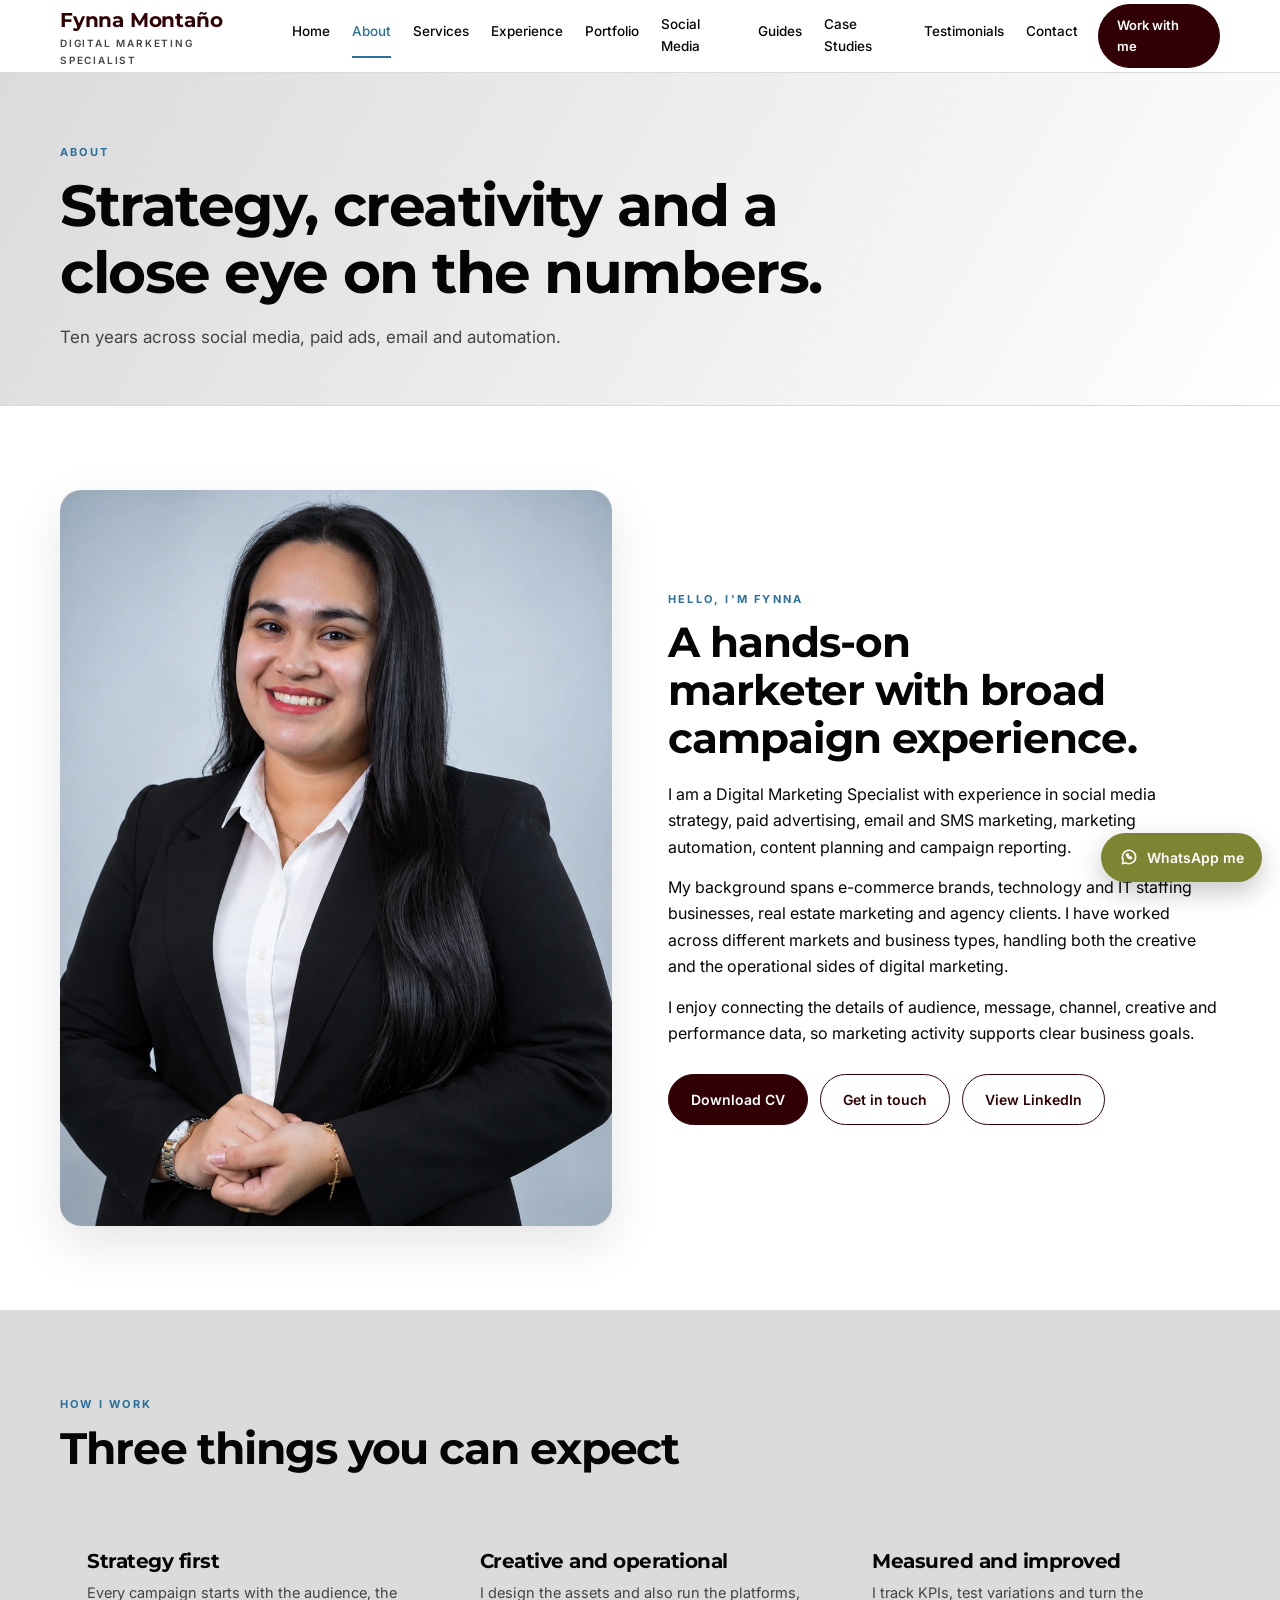
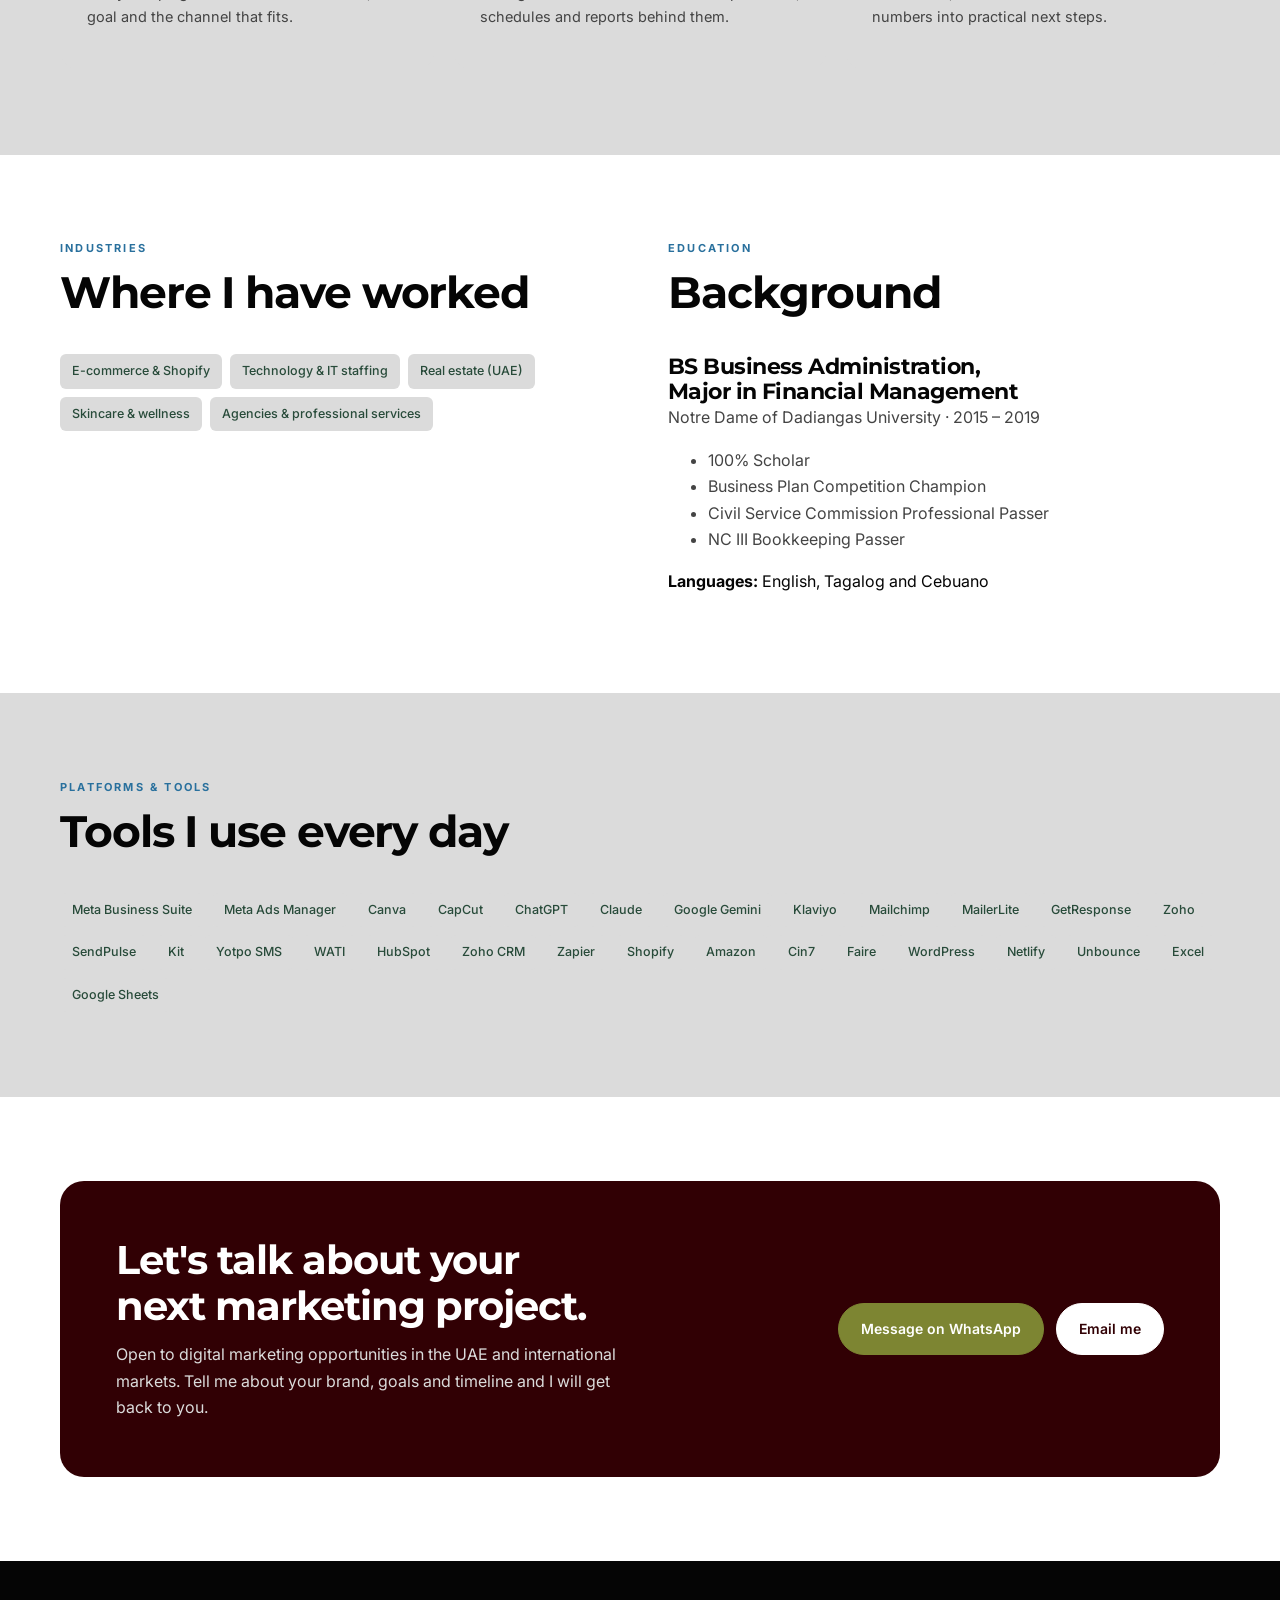
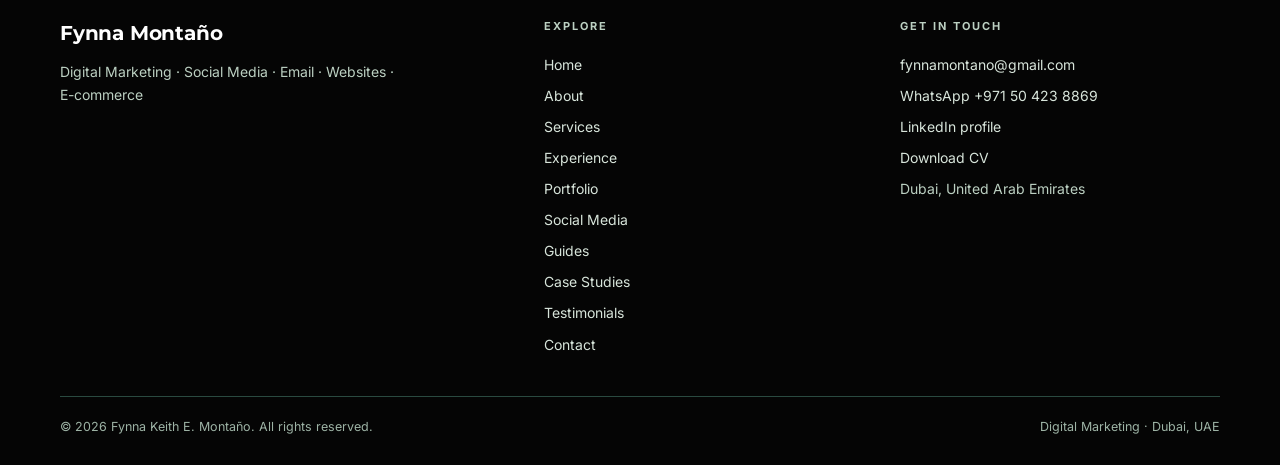
<file: about.html>
<!DOCTYPE html>
<html lang="en">
<head>
<meta charset="UTF-8">
<meta name="viewport" content="width=device-width,initial-scale=1">
<title>About | Fynna Montaño</title>
<meta name="description" content="About Fynna Keith E. Montaño: digital marketing specialist with experience across e-commerce, technology, real estate and agencies.">
<meta property="og:type" content="website">
<meta property="og:title" content="About | Fynna Montaño">
<meta property="og:description" content="About Fynna Keith E. Montaño: digital marketing specialist with experience across e-commerce, technology, real estate and agencies.">
<meta property="og:image" content="images/og.jpg">
<meta name="twitter:card" content="summary_large_image">
<meta name="theme-color" content="#1e4938">
<link rel="icon" href="data:image/svg+xml,%3Csvg xmlns=%27http://www.w3.org/2000/svg%27 viewBox=%270 0 64 64%27%3E%3Crect width=%2764%27 height=%2764%27 rx=%2714%27 fill=%27%231e4938%27/%3E%3Ctext x=%2732%27 y=%2742%27 font-family=%27Arial,sans-serif%27 font-size=%2728%27 font-weight=%27700%27 fill=%27white%27 text-anchor=%27middle%27%3EFM%3C/text%3E%3C/svg%3E">
<link rel="preconnect" href="https://fonts.googleapis.com">
<link rel="preconnect" href="https://fonts.gstatic.com" crossorigin>
<link href="https://fonts.googleapis.com/css2?family=Inter:wght@400;500;600;700&family=Montserrat:wght@600;700;800&display=swap" rel="stylesheet">
<link rel="stylesheet" href="css/style.css">
</head>
<body data-page="about">
<main id="main">
<div class="banner"><div class="wrap"><div class="kicker">About</div><h1>Strategy, creativity and a close eye on the numbers.</h1><p>Ten years across social media, paid ads, email and automation.</p></div></div><section><div class="wrap two center" id="bio"></div></section>
<section class="alt"><div class="wrap"><div class="section-head rv"><div><div class="kicker">How I work</div><h2>Three things you can expect</h2></div></div><div class="grid g3" id="values"></div></div></section>
<section><div class="wrap two"><div><div class="section-head rv"><div><div class="kicker">Industries</div><h2>Where I have worked</h2></div></div><div id="industries"></div></div><div><div class="section-head rv"><div><div class="kicker">Education</div><h2>Background</h2></div></div><div id="education"></div></div></div></section>
<section class="alt"><div class="wrap"><div class="section-head rv"><div><div class="kicker">Platforms & tools</div><h2>Tools I use every day</h2></div></div><div id="tools"></div></div></section>
<div id="cta"></div>
</main>
<script src="data/site.js"></script>
<script src="data/services.js"></script>
<script src="data/experience.js"></script>
<script src="data/portfolio.js"></script>
<script src="data/cases.js"></script>
<script src="data/testimonials.js"></script>
<script src="js/main.js"></script>
<noscript><p style="padding:24px;text-align:center">Please enable JavaScript to view this site. Contact: fynnamontano@gmail.com</p></noscript>
</body>
</html>
</file>
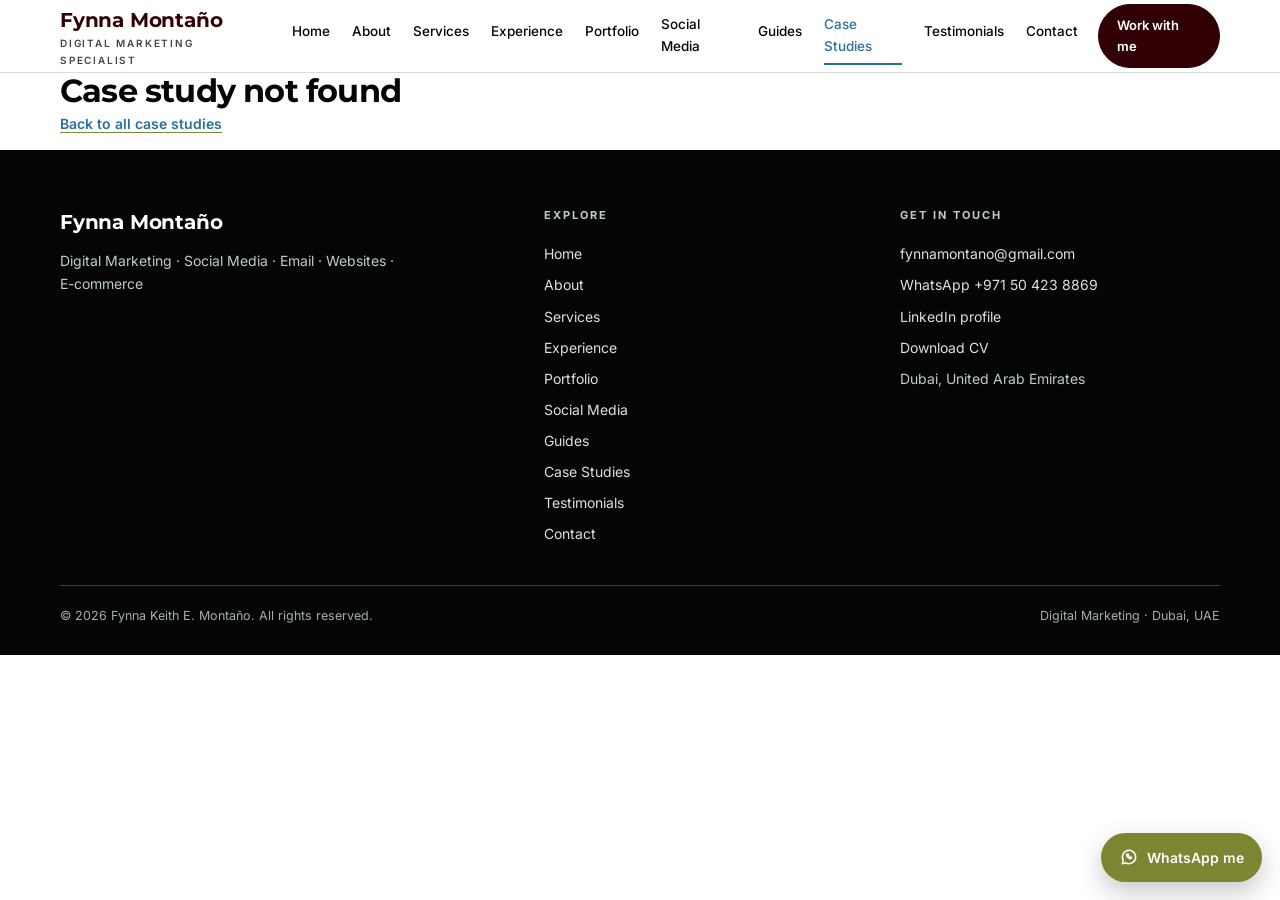
<file: case.html>
<!DOCTYPE html>
<html lang="en">
<head>
<meta charset="UTF-8">
<meta name="viewport" content="width=device-width,initial-scale=1">
<title>Case Study | Fynna Montaño</title>
<meta name="description" content="Marketing case study by Fynna Montaño.">
<meta property="og:type" content="website">
<meta property="og:title" content="Case Study | Fynna Montaño">
<meta property="og:description" content="Marketing case study by Fynna Montaño.">
<meta property="og:image" content="images/og.jpg">
<meta name="twitter:card" content="summary_large_image">
<meta name="theme-color" content="#1e4938">
<link rel="icon" href="data:image/svg+xml,%3Csvg xmlns=%27http://www.w3.org/2000/svg%27 viewBox=%270 0 64 64%27%3E%3Crect width=%2764%27 height=%2764%27 rx=%2714%27 fill=%27%231e4938%27/%3E%3Ctext x=%2732%27 y=%2742%27 font-family=%27Arial,sans-serif%27 font-size=%2728%27 font-weight=%27700%27 fill=%27white%27 text-anchor=%27middle%27%3EFM%3C/text%3E%3C/svg%3E">
<link rel="preconnect" href="https://fonts.googleapis.com">
<link rel="preconnect" href="https://fonts.gstatic.com" crossorigin>
<link href="https://fonts.googleapis.com/css2?family=Inter:wght@400;500;600;700&family=Montserrat:wght@600;700;800&display=swap" rel="stylesheet">
<link rel="stylesheet" href="css/style.css">
</head>
<body data-page="case">
<main id="main">
<div id="case"></div><div id="more"></div><div id="cta"></div>
</main>
<script src="data/site.js"></script>
<script src="data/services.js"></script>
<script src="data/experience.js"></script>
<script src="data/portfolio.js"></script>
<script src="data/cases.js"></script>
<script src="data/testimonials.js"></script>
<script src="js/main.js"></script>
<noscript><p style="padding:24px;text-align:center">Please enable JavaScript to view this site. Contact: fynnamontano@gmail.com</p></noscript>
</body>
</html>
</file>
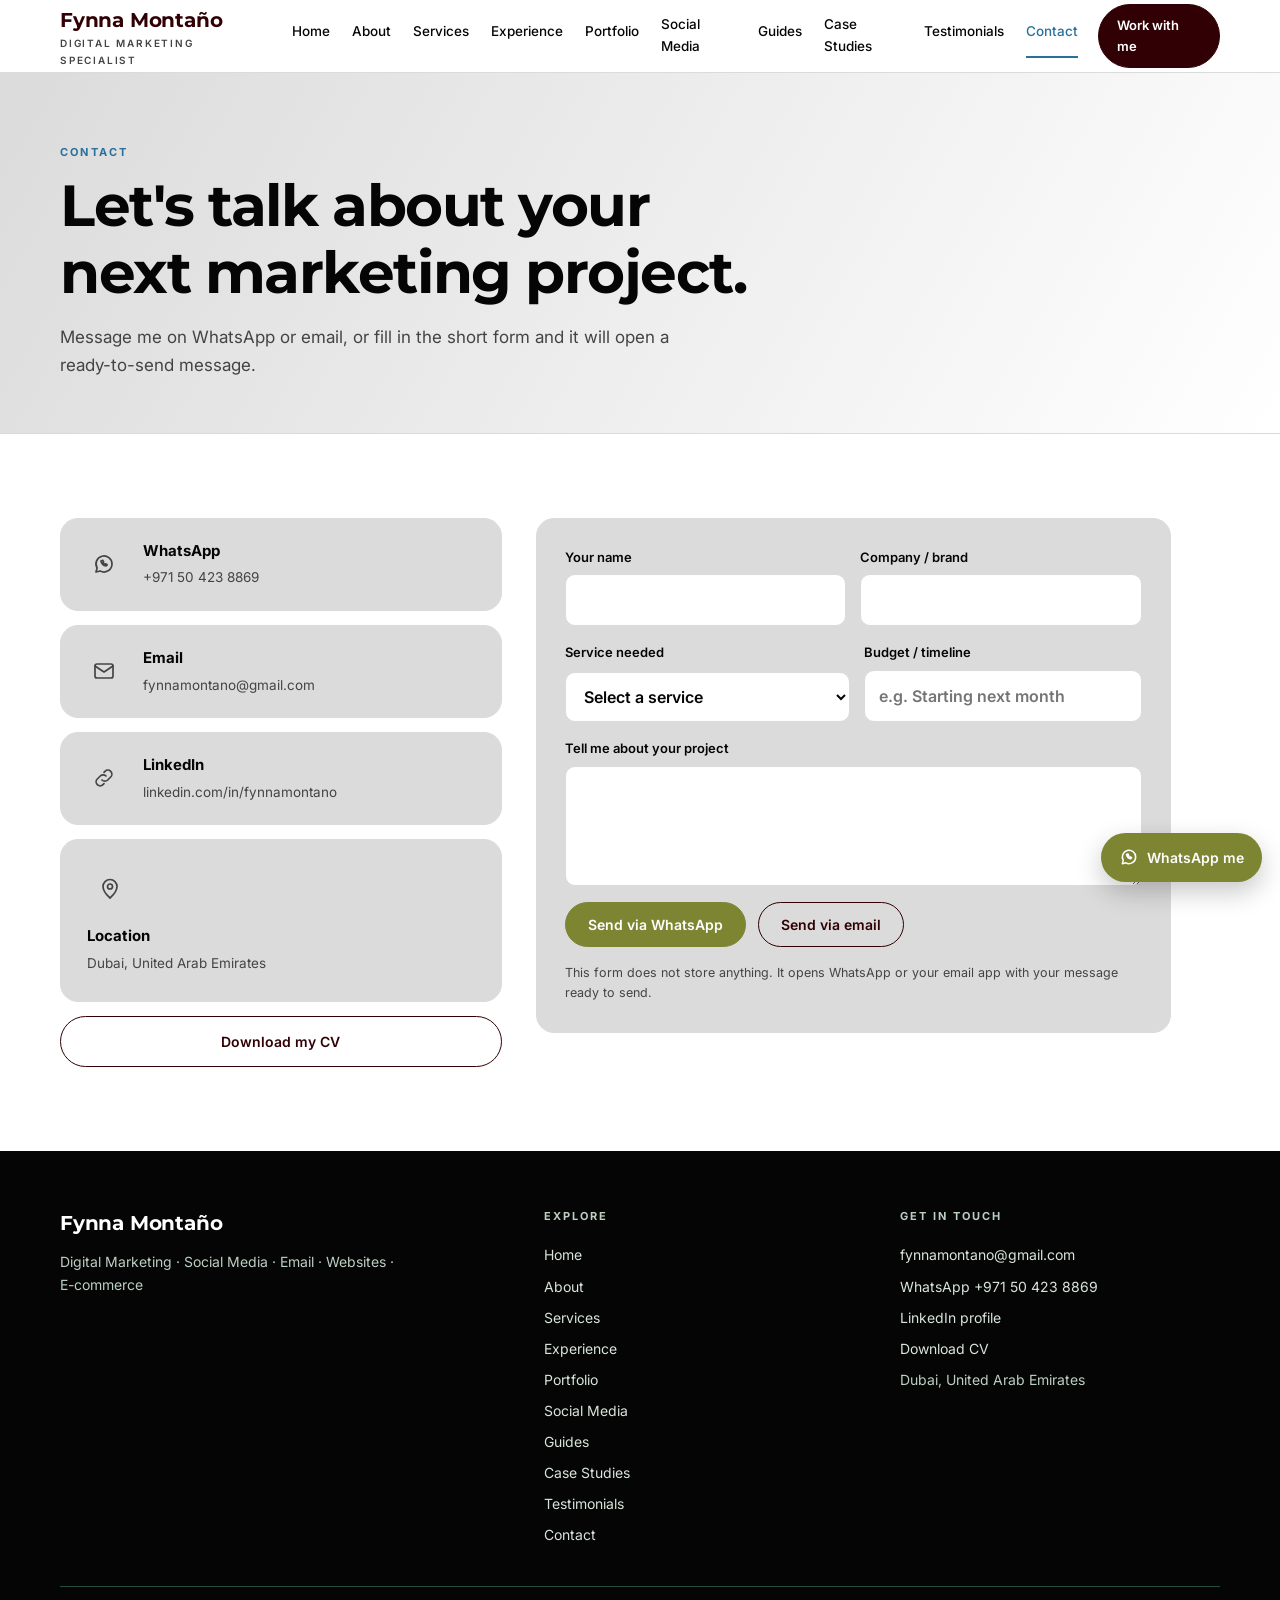
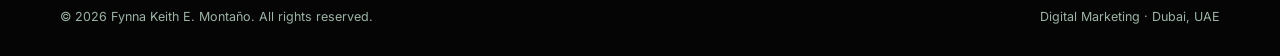
<file: contact.html>
<!DOCTYPE html>
<html lang="en">
<head>
<meta charset="UTF-8">
<meta name="viewport" content="width=device-width,initial-scale=1">
<title>Contact | Fynna Montaño</title>
<meta name="description" content="Contact Fynna Montaño by WhatsApp or email to discuss social media, Meta Ads, email marketing or automation for your business.">
<meta property="og:type" content="website">
<meta property="og:title" content="Contact | Fynna Montaño">
<meta property="og:description" content="Contact Fynna Montaño by WhatsApp or email to discuss social media, Meta Ads, email marketing or automation for your business.">
<meta property="og:image" content="images/og.jpg">
<meta name="twitter:card" content="summary_large_image">
<meta name="theme-color" content="#1e4938">
<link rel="icon" href="data:image/svg+xml,%3Csvg xmlns=%27http://www.w3.org/2000/svg%27 viewBox=%270 0 64 64%27%3E%3Crect width=%2764%27 height=%2764%27 rx=%2714%27 fill=%27%231e4938%27/%3E%3Ctext x=%2732%27 y=%2742%27 font-family=%27Arial,sans-serif%27 font-size=%2728%27 font-weight=%27700%27 fill=%27white%27 text-anchor=%27middle%27%3EFM%3C/text%3E%3C/svg%3E">
<link rel="preconnect" href="https://fonts.googleapis.com">
<link rel="preconnect" href="https://fonts.gstatic.com" crossorigin>
<link href="https://fonts.googleapis.com/css2?family=Inter:wght@400;500;600;700&family=Montserrat:wght@600;700;800&display=swap" rel="stylesheet">
<link rel="stylesheet" href="css/style.css">
</head>
<body data-page="contact">
<main id="main">
<div class="banner"><div class="wrap"><div class="kicker">Contact</div><h1>Let's talk about your next marketing project.</h1><p>Message me on WhatsApp or email, or fill in the short form and it will open a ready-to-send message.</p></div></div><section><div class="wrap contact-grid"><div class="info" id="info"></div>
<form class="f" id="enquiry" novalidate>
<div class="row2"><label>Your name<input name="name" required autocomplete="name"></label><label>Company / brand<input name="company" autocomplete="organization"></label></div>
<div class="row2"><label>Service needed<select name="service"></select></label><label>Budget / timeline<input name="timeline" placeholder="e.g. Starting next month"></label></div>
<label>Tell me about your project<textarea name="message" required></textarea></label>
<div class="actions" style="margin:0"><button type="button" class="btn wa" id="send-wa">Send via WhatsApp</button><button type="button" class="btn outline" id="send-mail">Send via email</button></div>
<p class="fnote">This form does not store anything. It opens WhatsApp or your email app with your message ready to send.</p>
</form></div></section>
</main>
<script src="data/site.js"></script>
<script src="data/services.js"></script>
<script src="data/experience.js"></script>
<script src="data/portfolio.js"></script>
<script src="data/cases.js"></script>
<script src="data/testimonials.js"></script>
<script src="js/main.js"></script>
<noscript><p style="padding:24px;text-align:center">Please enable JavaScript to view this site. Contact: fynnamontano@gmail.com</p></noscript>
</body>
</html>
</file>
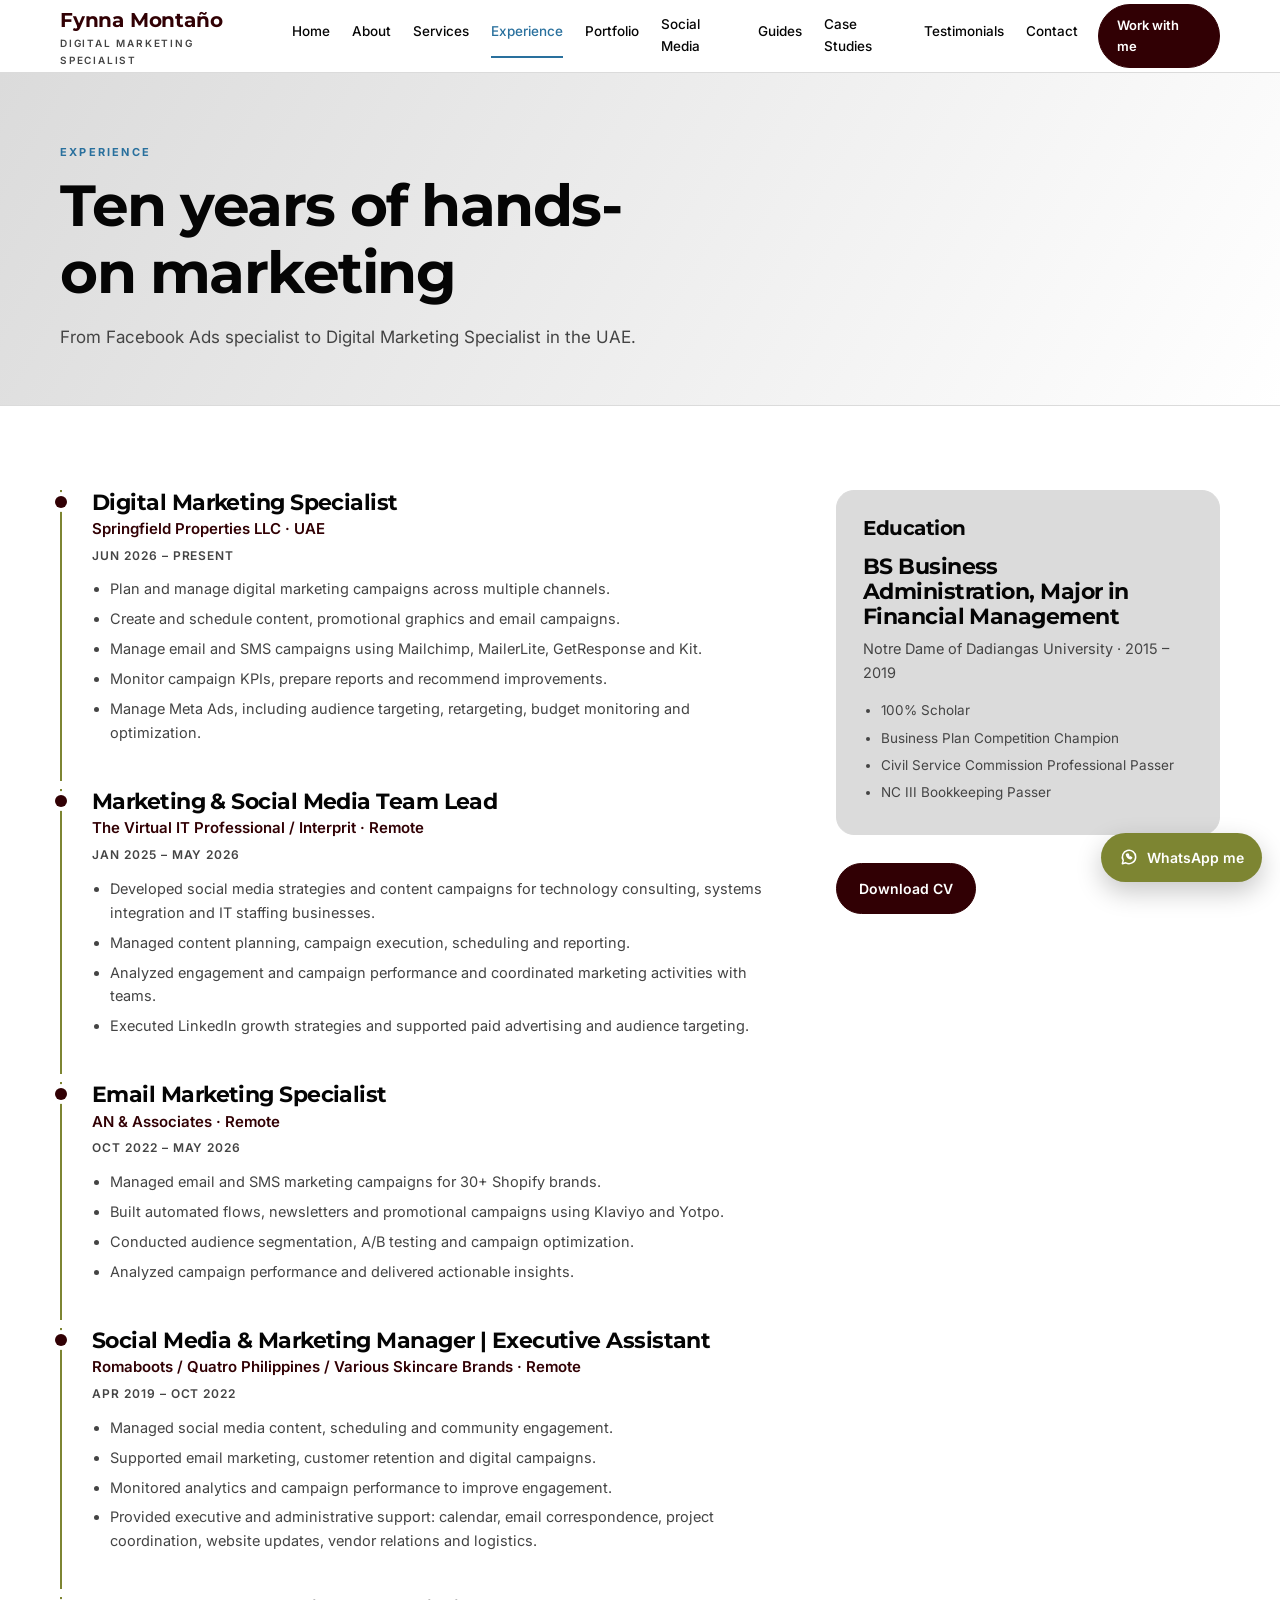
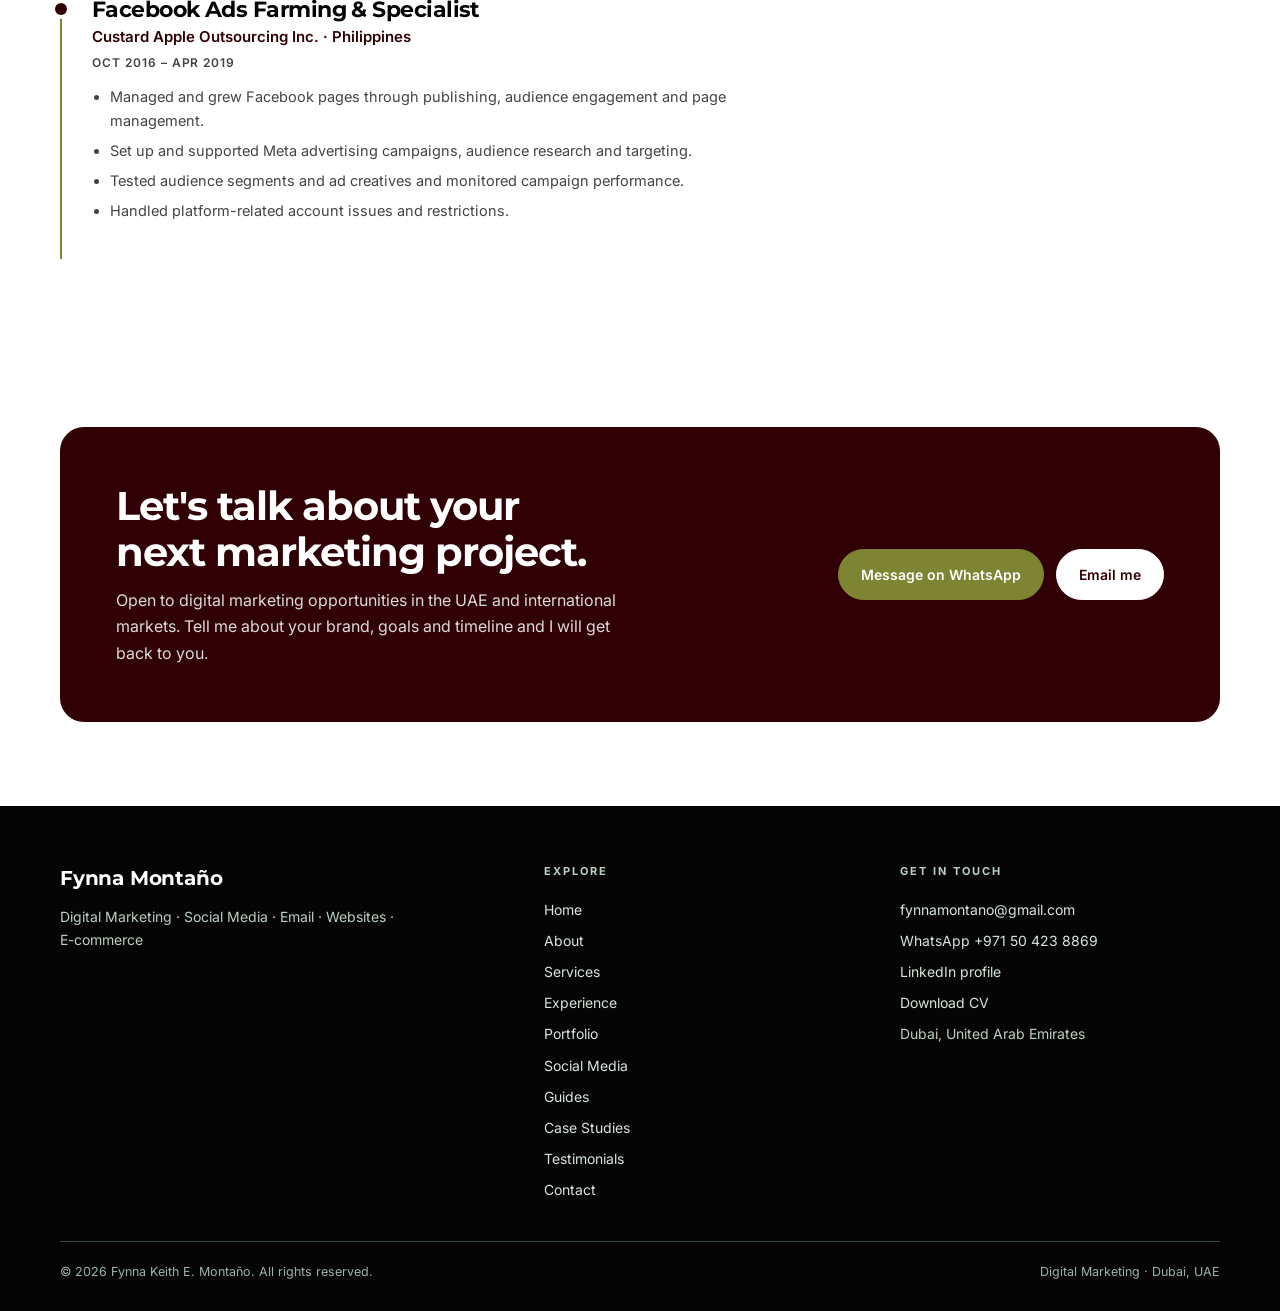
<file: experience.html>
<!DOCTYPE html>
<html lang="en">
<head>
<meta charset="UTF-8">
<meta name="viewport" content="width=device-width,initial-scale=1">
<title>Experience | Fynna Montaño</title>
<meta name="description" content="Professional experience of Fynna Montaño: digital marketing, social media team lead, email marketing and Meta Ads roles.">
<meta property="og:type" content="website">
<meta property="og:title" content="Experience | Fynna Montaño">
<meta property="og:description" content="Professional experience of Fynna Montaño: digital marketing, social media team lead, email marketing and Meta Ads roles.">
<meta property="og:image" content="images/og.jpg">
<meta name="twitter:card" content="summary_large_image">
<meta name="theme-color" content="#1e4938">
<link rel="icon" href="data:image/svg+xml,%3Csvg xmlns=%27http://www.w3.org/2000/svg%27 viewBox=%270 0 64 64%27%3E%3Crect width=%2764%27 height=%2764%27 rx=%2714%27 fill=%27%231e4938%27/%3E%3Ctext x=%2732%27 y=%2742%27 font-family=%27Arial,sans-serif%27 font-size=%2728%27 font-weight=%27700%27 fill=%27white%27 text-anchor=%27middle%27%3EFM%3C/text%3E%3C/svg%3E">
<link rel="preconnect" href="https://fonts.googleapis.com">
<link rel="preconnect" href="https://fonts.gstatic.com" crossorigin>
<link href="https://fonts.googleapis.com/css2?family=Inter:wght@400;500;600;700&family=Montserrat:wght@600;700;800&display=swap" rel="stylesheet">
<link rel="stylesheet" href="css/style.css">
</head>
<body data-page="experience">
<main id="main">
<div class="banner"><div class="wrap"><div class="kicker">Experience</div><h1>Ten years of hands-on marketing</h1><p>From Facebook Ads specialist to Digital Marketing Specialist in the UAE.</p></div></div><section><div class="wrap two wide"><div id="timeline"></div><aside><div class="card"><h3 style="margin-top:0">Education</h3><div id="education"></div></div><div class="actions"><a class="btn" href="cv/Fynna-Montano-CV.pdf" download>Download CV</a></div></aside></div></section>
<div id="cta"></div>
</main>
<script src="data/site.js"></script>
<script src="data/services.js"></script>
<script src="data/experience.js"></script>
<script src="data/portfolio.js"></script>
<script src="data/cases.js"></script>
<script src="data/testimonials.js"></script>
<script src="js/main.js"></script>
<noscript><p style="padding:24px;text-align:center">Please enable JavaScript to view this site. Contact: fynnamontano@gmail.com</p></noscript>
</body>
</html>
</file>
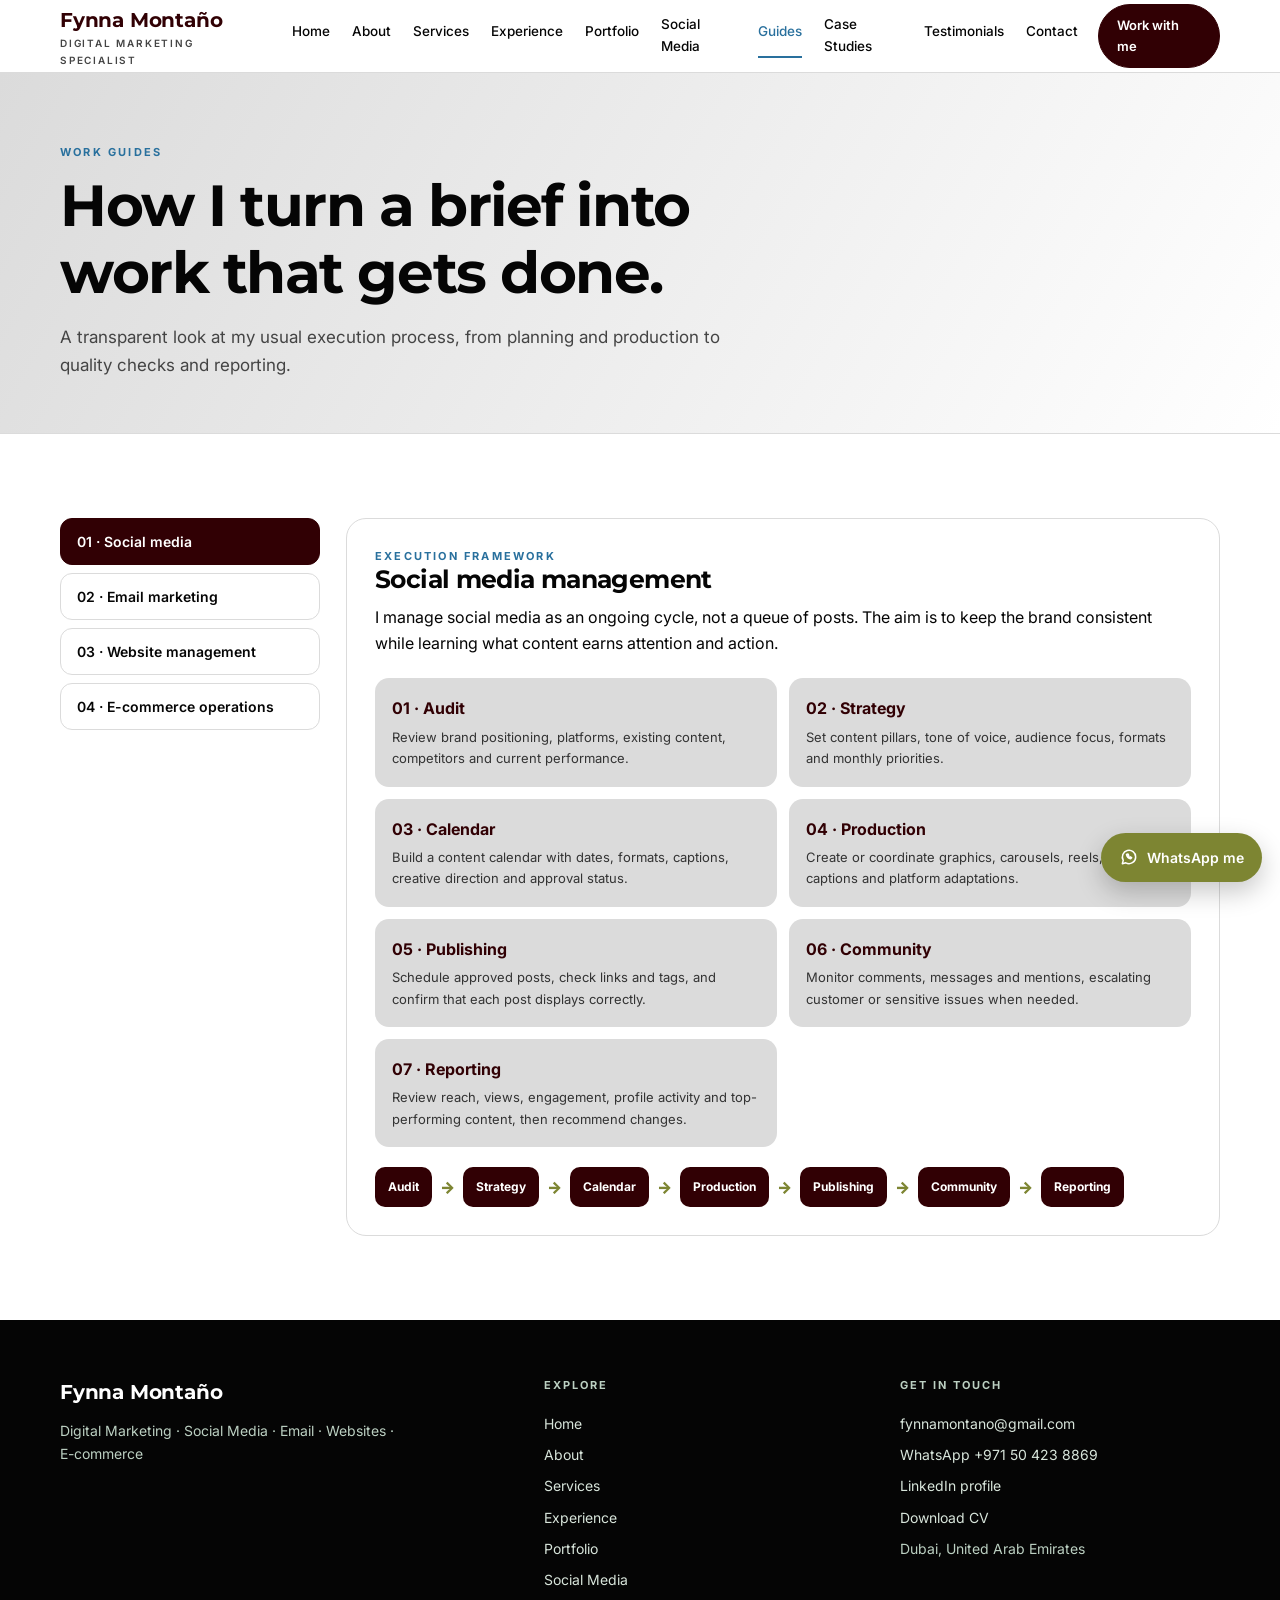
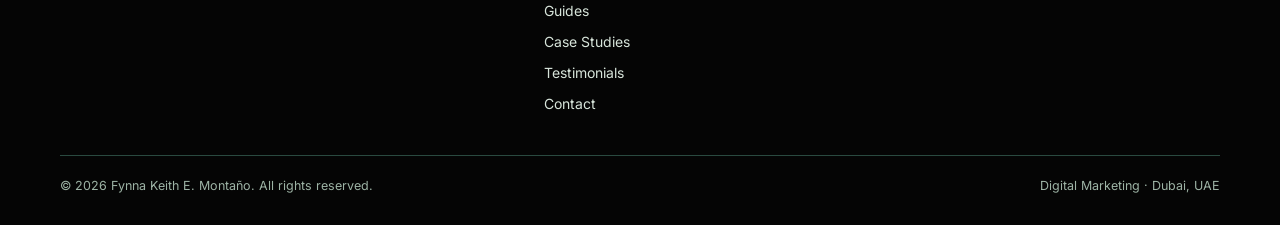
<file: guides.html>
<!DOCTYPE html><html lang="en"><head><meta charset="UTF-8"><meta name="viewport" content="width=device-width,initial-scale=1"><title>Work Guides | Fynna Montaño</title><meta name="description" content="A practical look at how Fynna plans and executes social media, email marketing, website management and e-commerce operations."><link rel="preconnect" href="https://fonts.googleapis.com"><link href="https://fonts.googleapis.com/css2?family=Inter:wght@400;500;600;700&family=Montserrat:wght@600;700;800&display=swap" rel="stylesheet"><link rel="stylesheet" href="css/style.css"></head><body data-page="guides"><main id="main"><div class="banner"><div class="wrap"><div class="kicker">Work guides</div><h1>How I turn a brief into work that gets done.</h1><p>A transparent look at my usual execution process, from planning and production to quality checks and reporting.</p></div></div><section><div class="wrap"><div class="guide-layout"><div class="guide-tabs" role="tablist" aria-label="Work process guides"><button class="guide-tab active" data-tab="social" role="tab" aria-selected="true">01 · Social media</button><button class="guide-tab" data-tab="email" role="tab" aria-selected="false">02 · Email marketing</button><button class="guide-tab" data-tab="web" role="tab" aria-selected="false">03 · Website management</button><button class="guide-tab" data-tab="ecom" role="tab" aria-selected="false">04 · E-commerce operations</button></div><div class="guide-panel" id="guide-panel" role="tabpanel"></div></div></div></section><div id="cta"></div></main><script src="data/site.js"></script><script src="data/services.js"></script><script src="data/experience.js"></script><script src="data/portfolio.js"></script><script src="data/cases.js"></script><script src="data/testimonials.js"></script><script src="js/main.js"></script><script>
(function(){var data={social:{title:'Social media management',intro:'I manage social media as an ongoing cycle, not a queue of posts. The aim is to keep the brand consistent while learning what content earns attention and action.',steps:[['01 · Audit','Review brand positioning, platforms, existing content, competitors and current performance.'],['02 · Strategy','Set content pillars, tone of voice, audience focus, formats and monthly priorities.'],['03 · Calendar','Build a content calendar with dates, formats, captions, creative direction and approval status.'],['04 · Production','Create or coordinate graphics, carousels, reels, stories, captions and platform adaptations.'],['05 · Publishing','Schedule approved posts, check links and tags, and confirm that each post displays correctly.'],['06 · Community','Monitor comments, messages and mentions, escalating customer or sensitive issues when needed.'],['07 · Reporting','Review reach, views, engagement, profile activity and top-performing content, then recommend changes.']]},email:{title:'Email marketing',intro:'Email execution starts with the audience and the purpose of the send. I work through campaign planning, design, build, QA and post-send analysis.',steps:[['01 · Brief & objective','Confirm campaign purpose, audience, offer, key message, CTA and desired action.'],['02 · Audience & segment','Check list source, consent, suppression rules, customer status and relevant segments.'],['03 · Copy & design','Write subject line, preview text and body copy, then build a responsive layout aligned with the brand.'],['04 · Build & links','Set sender details, tracking, UTM parameters, dynamic content, links and any personalization.'],['05 · QA & test','Review desktop and mobile, proofread, test every link, verify images, check rendering and send test emails.'],['06 · Schedule & send','Confirm audience, exclusions, timing, time zone and final approval before scheduling or sending.'],['07 · Measure','Review delivery, opens, clicks, conversions, unsubscribes and revenue where tracking is available.']]},web:{title:'Website management · e-commerce, B2B and B2C',intro:'Website work is a combination of customer experience, accurate information and operational upkeep. The exact checks depend on the platform and business model.',steps:[['01 · Request & scope','Clarify the change, audience, page or product affected, deadline and approval owner.'],['02 · Content & assets','Prepare copy, product details, images, links, metadata and supporting files.'],['03 · Build & update','Update pages, navigation, landing pages, forms, banners, product content or B2B information.'],['04 · Responsive QA','Check mobile and desktop layouts, buttons, forms, navigation, links and page loading.'],['05 · Functional checks','Test enquiry forms, account journeys, checkout paths or gated content as relevant.'],['06 · Publish','Confirm approvals, publish changes and verify the live page.'],['07 · Maintain','Track requested changes, broken links, outdated content and recurring site issues.']]},ecom:{title:'E-commerce operations',intro:'I support the operational work behind an online store, keeping product information, stock, orders and fulfilment details organised and accurate.',steps:[['01 · Product listings','Create or update titles, descriptions, variants, SKUs, pricing, attributes, images and collections.'],['02 · Inventory','Update stock quantities, monitor low-stock items, reconcile discrepancies and flag unavailable products.'],['03 · Orders','Review new orders, payment status, customer details, fulfilment status and exceptions.'],['04 · Shipping','Prepare fulfilment details, shipping labels or tracking information and coordinate dispatch updates.'],['05 · Customer support','Handle routine order, delivery, return and product enquiries using approved policies.'],['06 · Store checks','Review promotions, product visibility, checkout issues, pricing consistency and out-of-stock behaviour.'],['07 · Reporting','Summarise orders, sales, inventory movement, fulfilment issues and recurring operational gaps.']]}};var tabs=[].slice.call(document.querySelectorAll('.guide-tab'));var panel=document.getElementById('guide-panel');function show(k){var d=data[k];panel.innerHTML='<div class="kicker">Execution framework</div><h3>'+d.title+'</h3><p>'+d.intro+'</p><div class="guide-steps">'+d.steps.map(function(s){return '<div class="guide-step"><b>'+s[0]+'</b><p>'+s[1]+'</p></div>'}).join('')+'</div><div class="guide-flow">'+d.steps.map(function(s,i){return (i?'<i>→</i>':'')+'<span>'+s[0].split(' · ')[1]+'</span>'}).join('')+'</div>';tabs.forEach(function(b){var on=b.dataset.tab===k;b.classList.toggle('active',on);b.setAttribute('aria-selected',on?'true':'false')})}tabs.forEach(function(b){b.addEventListener('click',function(){show(b.dataset.tab)})});show('social')})();
</script></body></html>
</file>
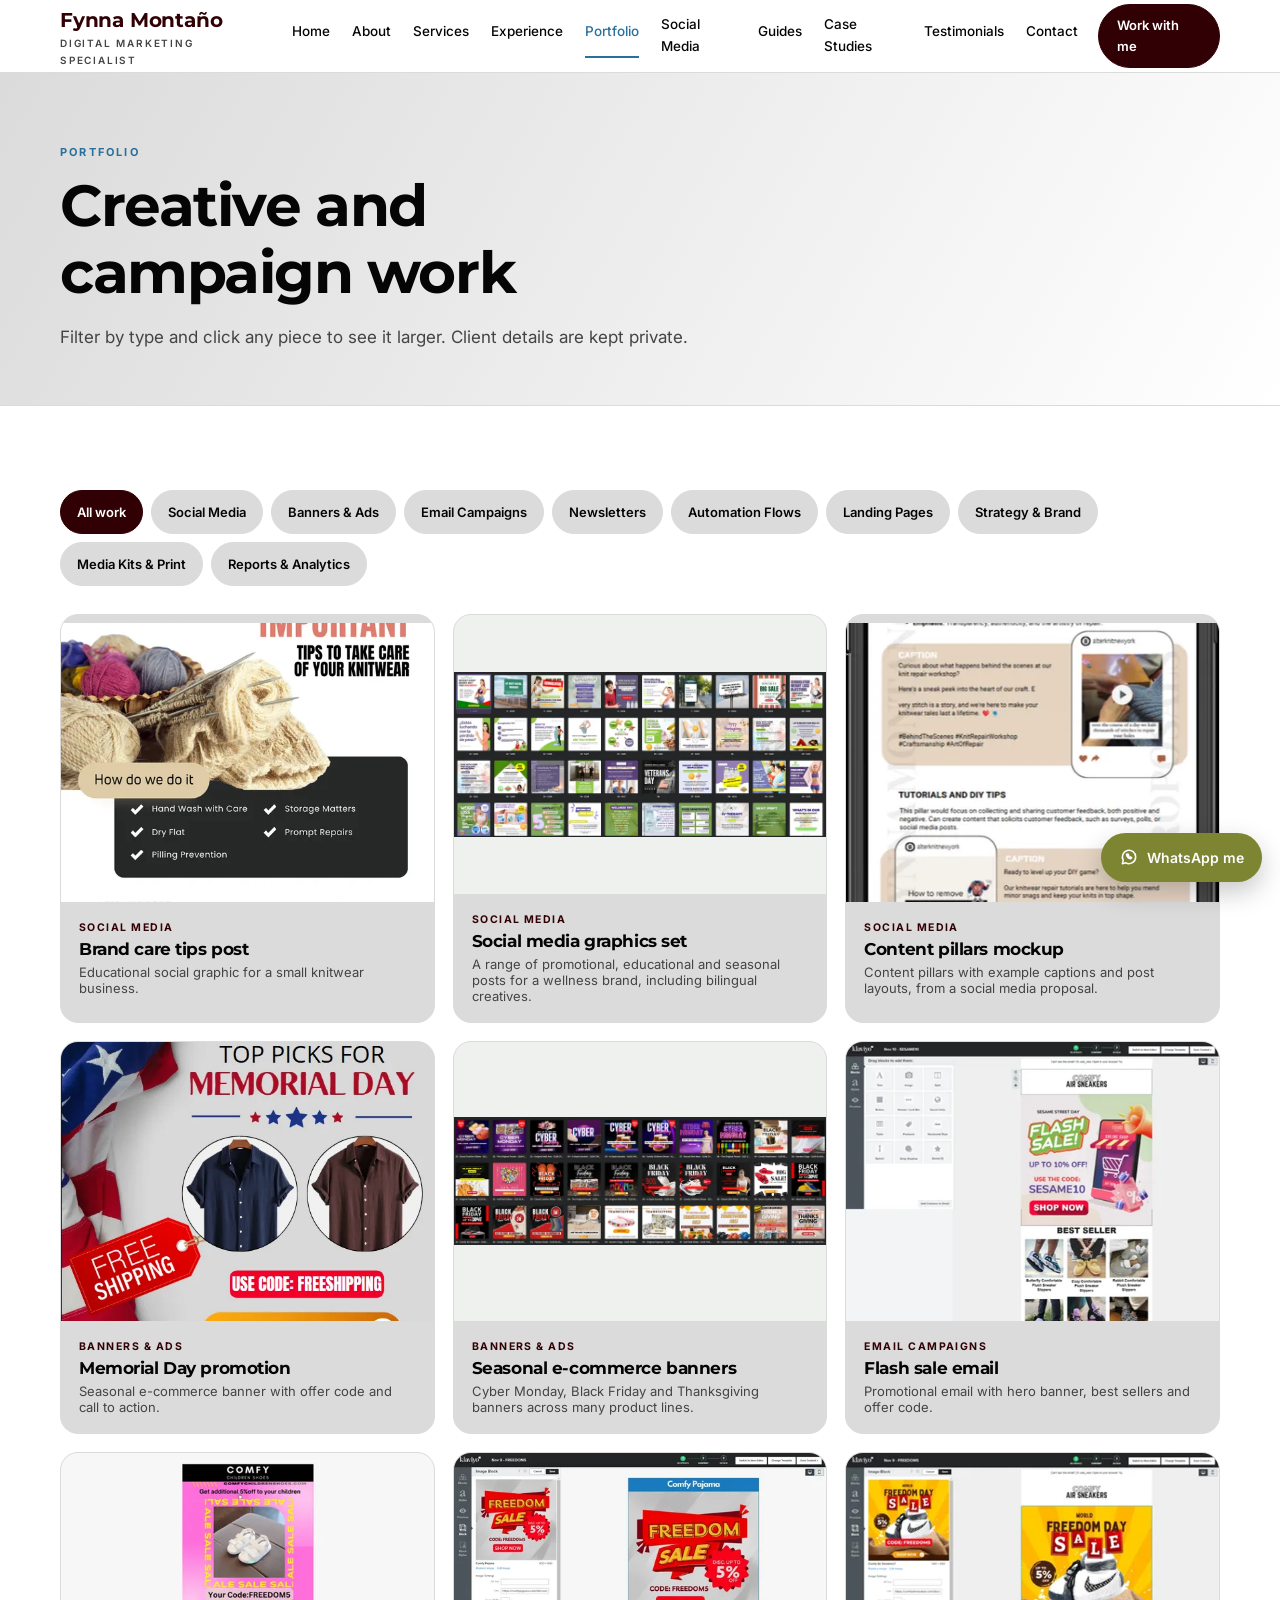
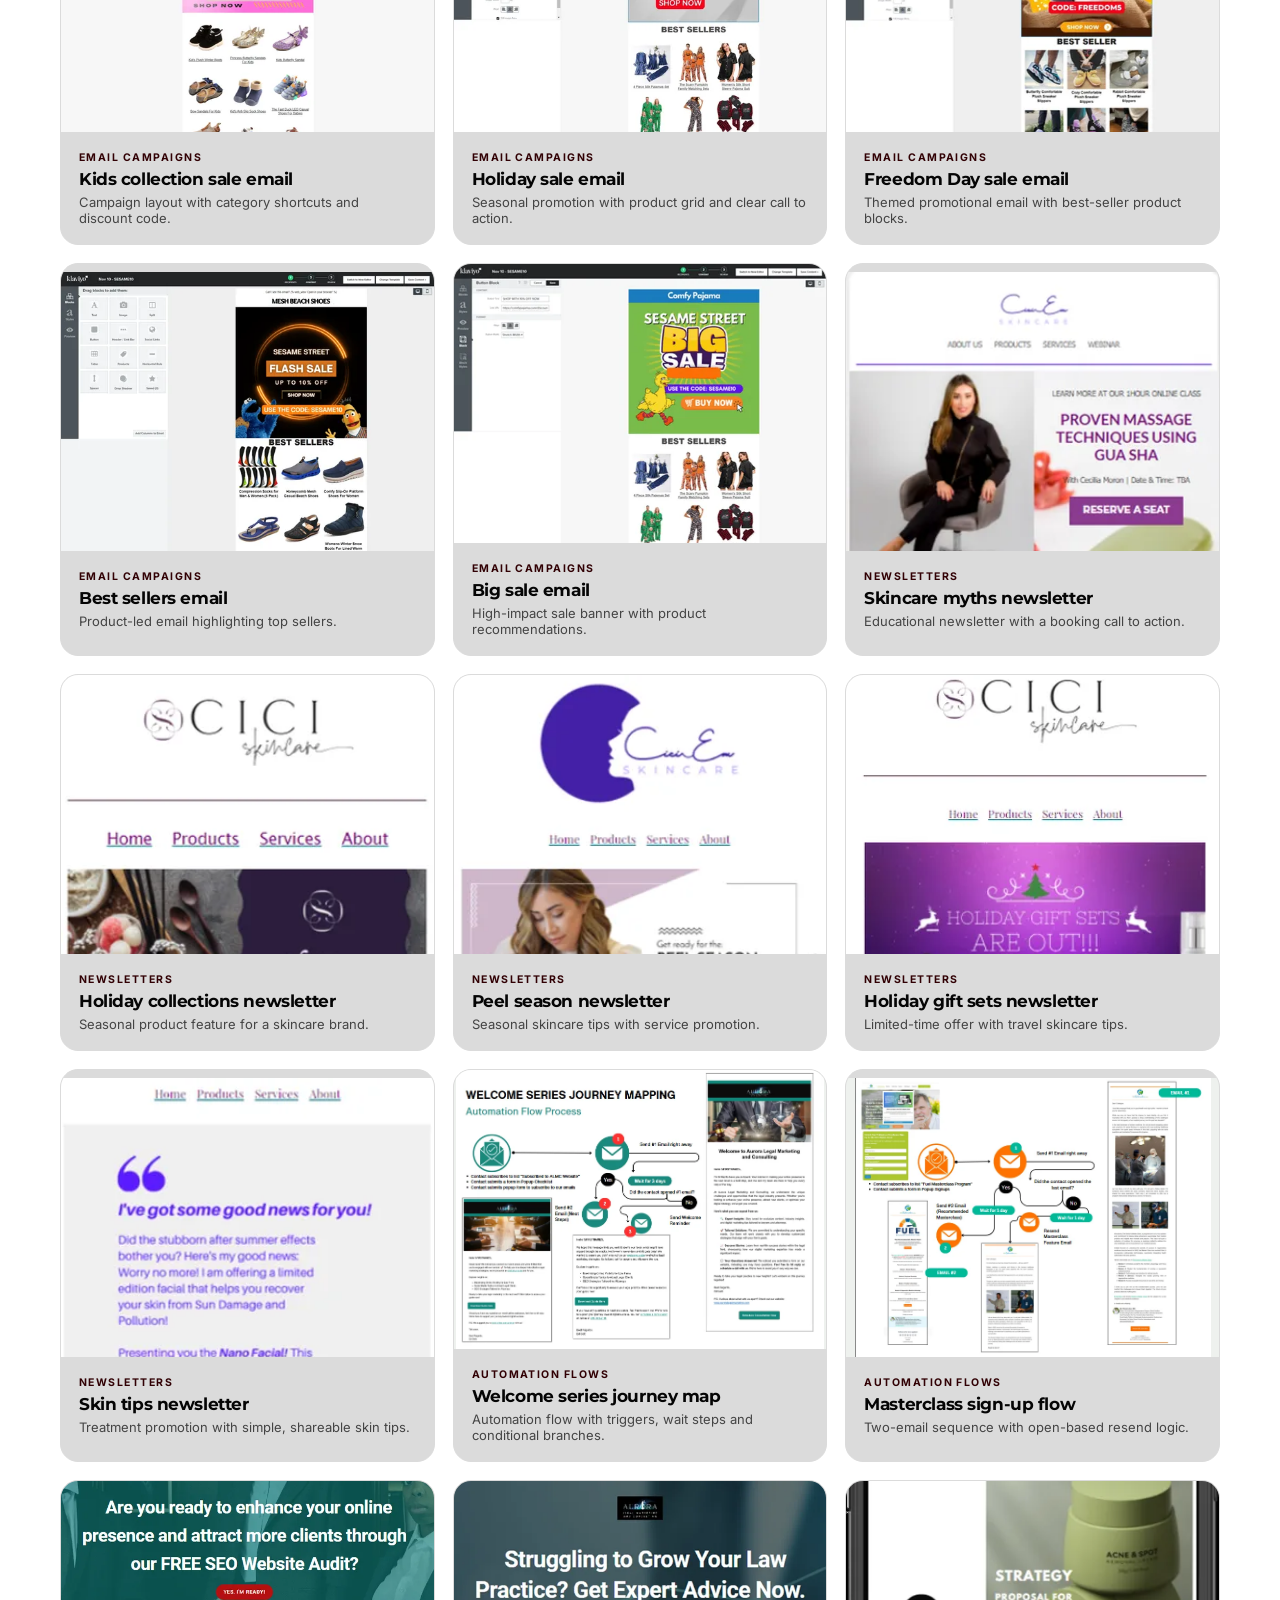
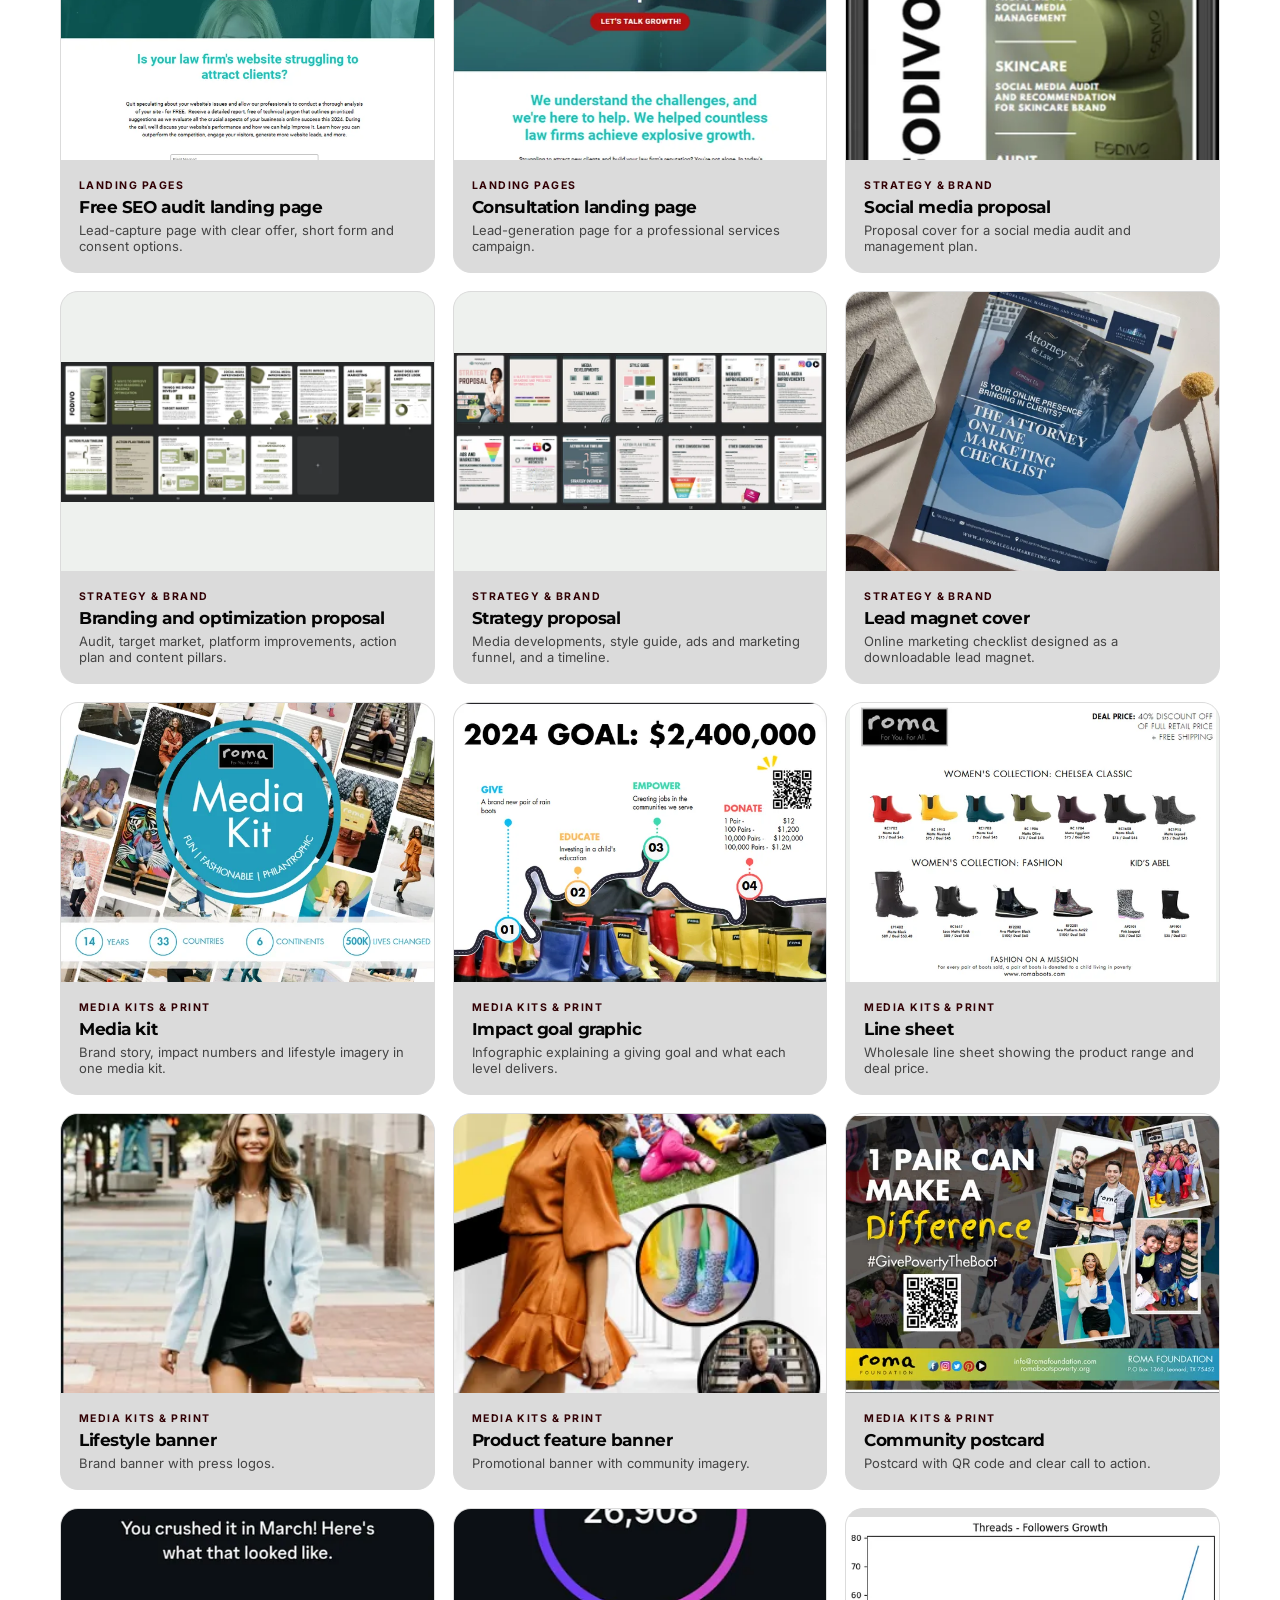
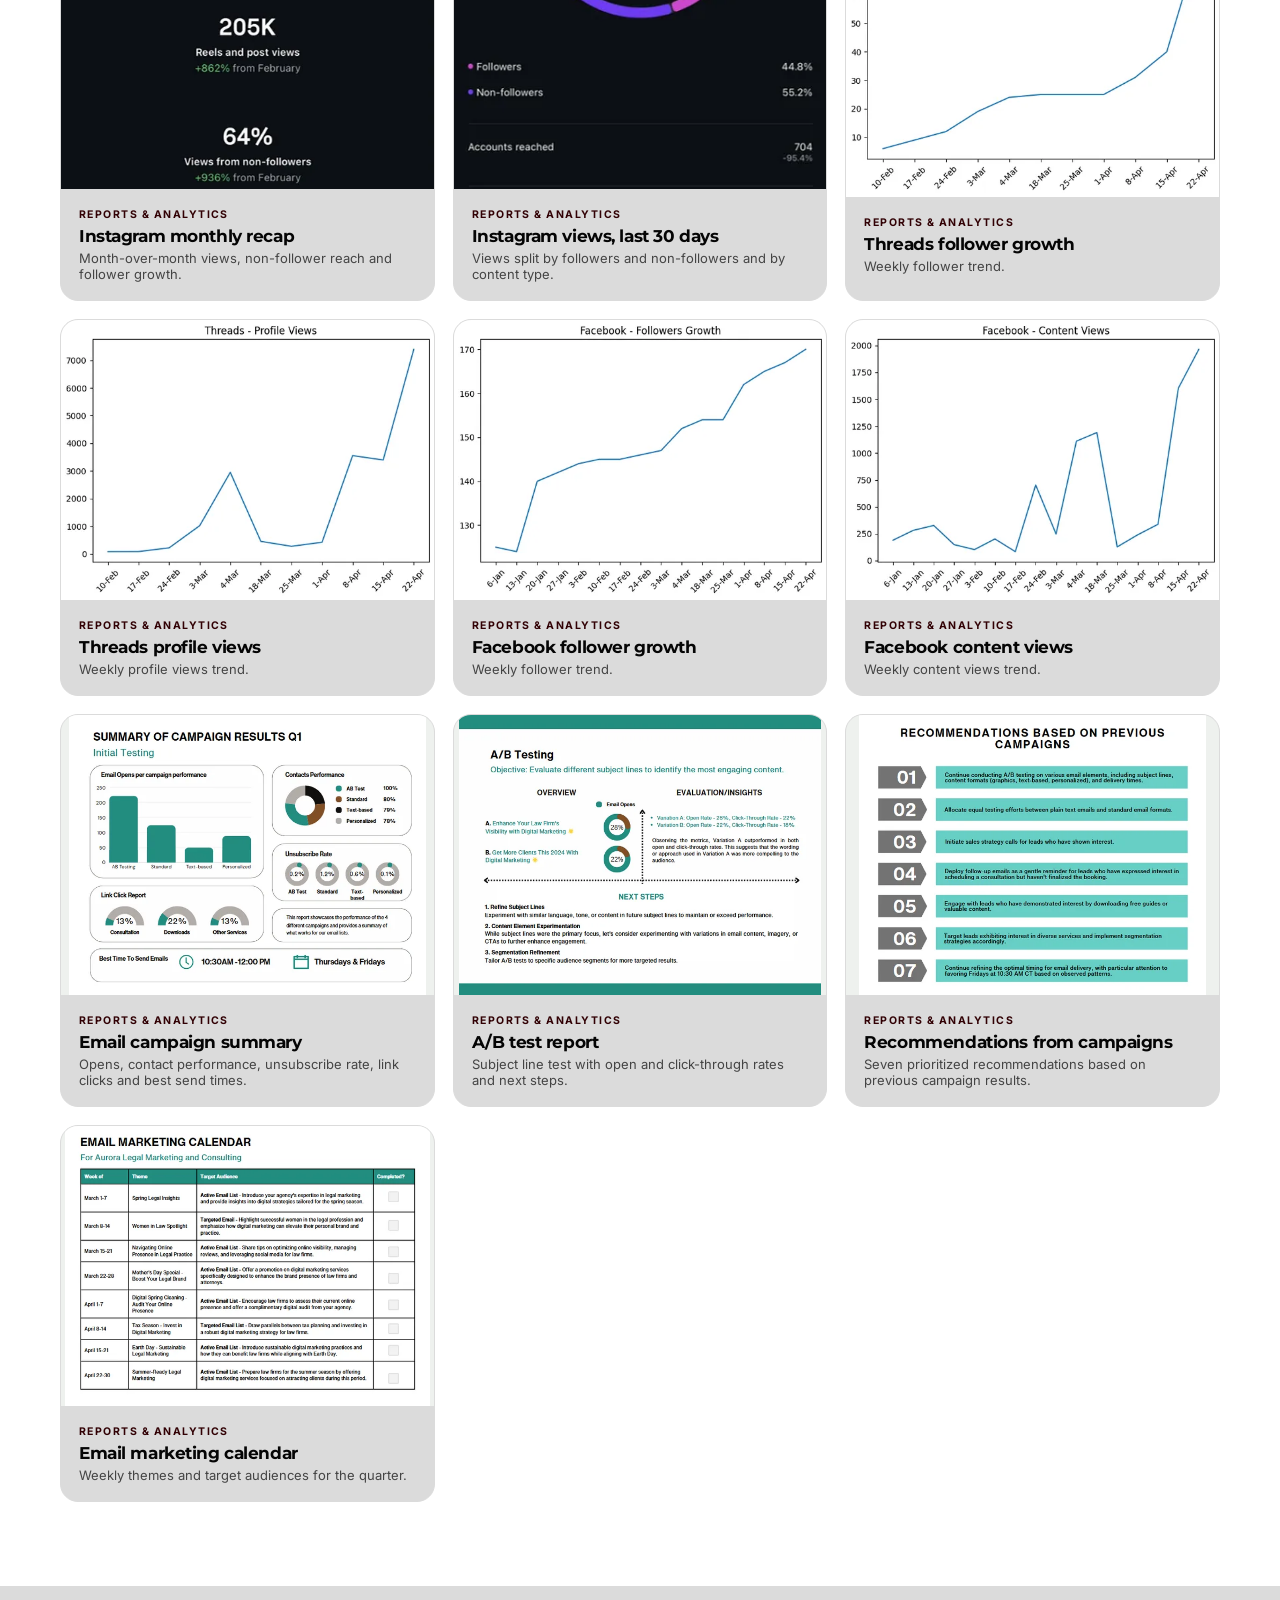
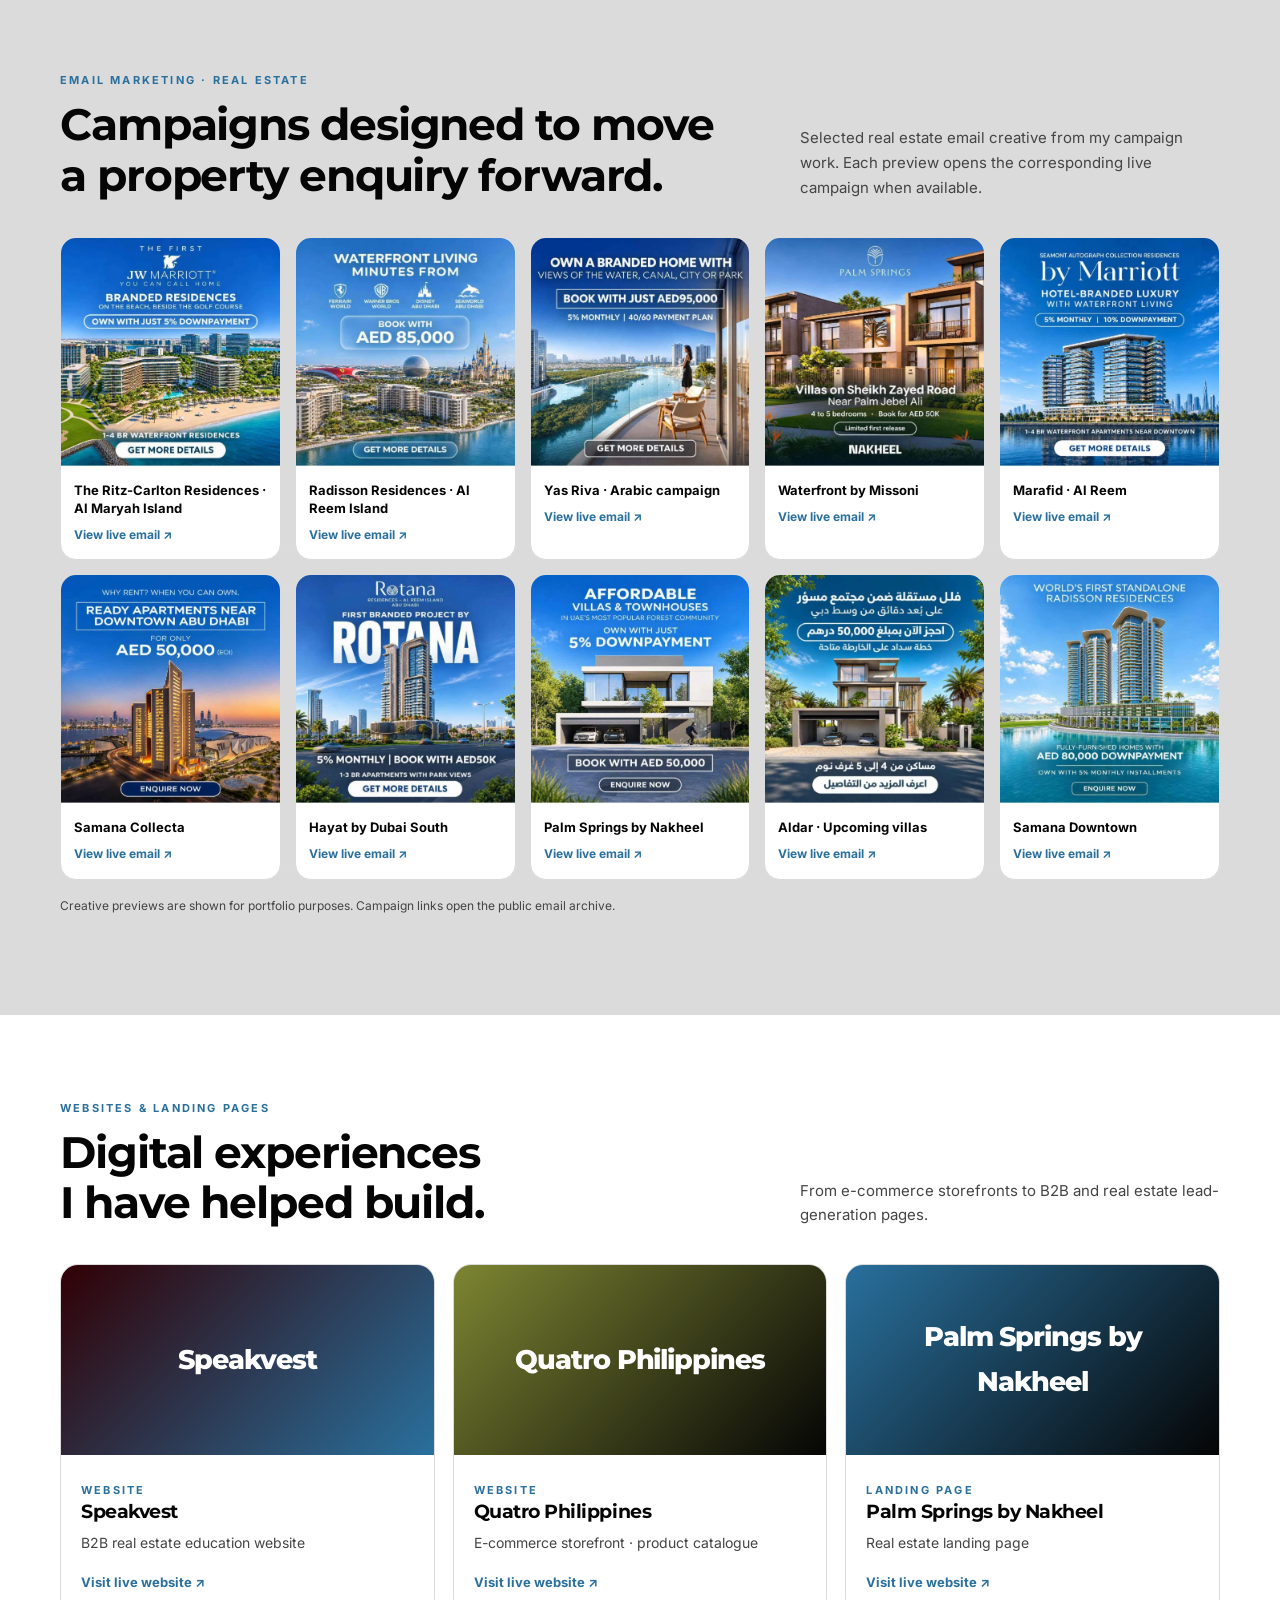
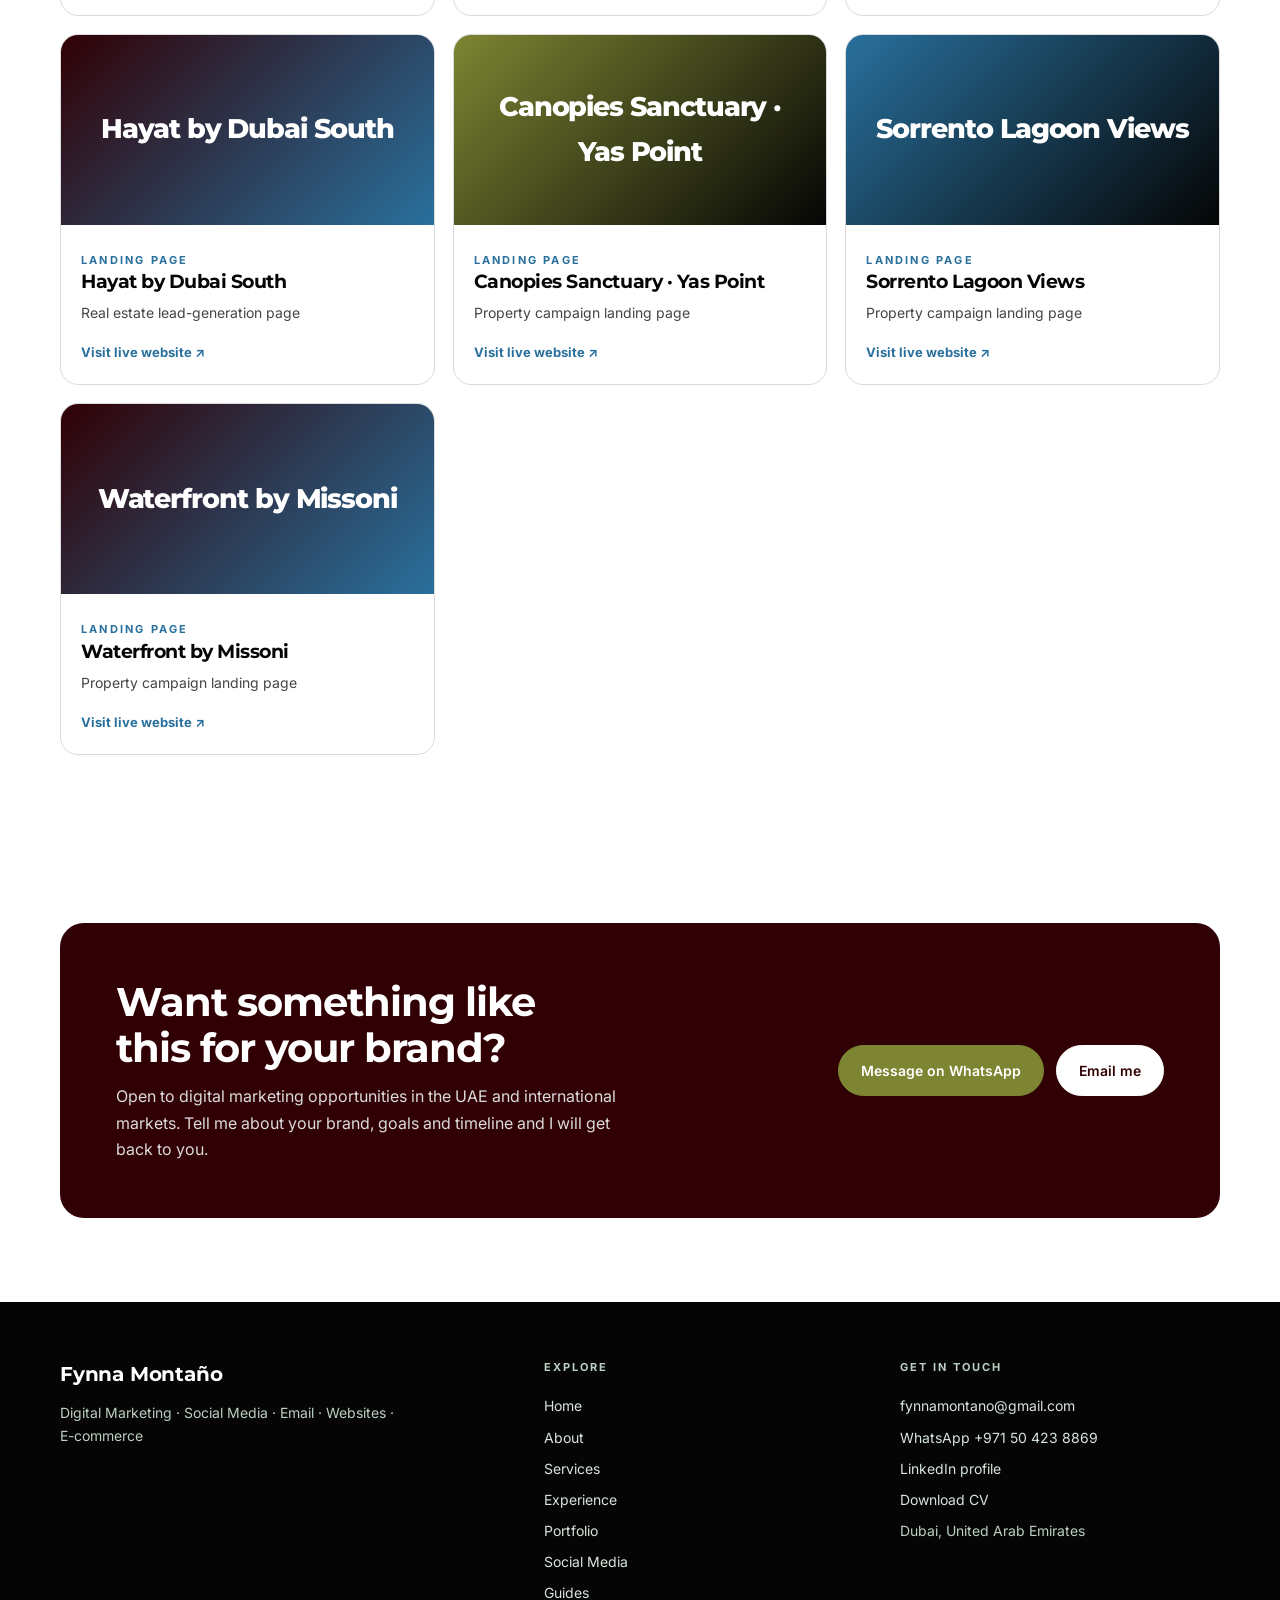
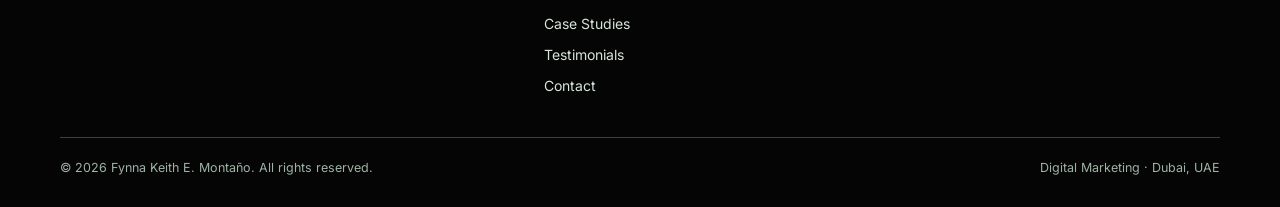
<file: portfolio.html>
<!DOCTYPE html>
<html lang="en">
<head>
<meta charset="UTF-8">
<meta name="viewport" content="width=device-width,initial-scale=1">
<title>Portfolio | Fynna Montaño</title>
<meta name="description" content="Marketing portfolio: social media graphics, e-commerce banners, email campaigns, automation flows, landing pages, strategy proposals and reports.">
<meta property="og:type" content="website">
<meta property="og:title" content="Portfolio | Fynna Montaño">
<meta property="og:description" content="Marketing portfolio: social media graphics, e-commerce banners, email campaigns, automation flows, landing pages, strategy proposals and reports.">
<meta property="og:image" content="images/og.jpg">
<meta name="twitter:card" content="summary_large_image">
<meta name="theme-color" content="#1e4938">
<link rel="icon" href="data:image/svg+xml,%3Csvg xmlns=%27http://www.w3.org/2000/svg%27 viewBox=%270 0 64 64%27%3E%3Crect width=%2764%27 height=%2764%27 rx=%2714%27 fill=%27%231e4938%27/%3E%3Ctext x=%2732%27 y=%2742%27 font-family=%27Arial,sans-serif%27 font-size=%2728%27 font-weight=%27700%27 fill=%27white%27 text-anchor=%27middle%27%3EFM%3C/text%3E%3C/svg%3E">
<link rel="preconnect" href="https://fonts.googleapis.com">
<link rel="preconnect" href="https://fonts.gstatic.com" crossorigin>
<link href="https://fonts.googleapis.com/css2?family=Inter:wght@400;500;600;700&family=Montserrat:wght@600;700;800&display=swap" rel="stylesheet">
<link rel="stylesheet" href="css/style.css">
</head>
<body data-page="portfolio">
<main id="main">
<div class="banner"><div class="wrap"><div class="kicker">Portfolio</div><h1>Creative and campaign work</h1><p>Filter by type and click any piece to see it larger. Client details are kept private.</p></div></div><section><div class="wrap"><div class="filters" id="filters"></div><div class="work" id="grid"></div></div></section>

<section class="alt"><div class="wrap"><div class="section-head"><div><div class="kicker">Email marketing · Real estate</div><h2>Campaigns designed to move a property enquiry forward.</h2></div><p>Selected real estate email creative from my campaign work. Each preview opens the corresponding live campaign when available.</p></div><div class="email-gallery" id="real-estate-emails"></div><p class="muted" style="font-size:12px;margin-top:16px">Creative previews are shown for portfolio purposes. Campaign links open the public email archive.</p></div></section>
<section><div class="wrap"><div class="section-head"><div><div class="kicker">Websites & landing pages</div><h2>Digital experiences I have helped build.</h2></div><p>From e-commerce storefronts to B2B and real estate lead-generation pages.</p></div><div class="project-grid" id="website-projects"></div></div></section>
<div id="cta"></div>
</main>
<script src="data/site.js"></script>
<script src="data/services.js"></script>
<script src="data/experience.js"></script>
<script src="data/portfolio.js"></script>
<script src="data/cases.js"></script>
<script src="data/testimonials.js"></script>
<script src="js/main.js"></script>
<noscript><p style="padding:24px;text-align:center">Please enable JavaScript to view this site. Contact: fynnamontano@gmail.com</p></noscript>
<script>
(function(){var emails=[
['The Ritz-Carlton Residences · Al Maryah Island','https://mailchi.mp/springluxefrontier/p1327_the_ritz_carlton_residences_al_maryah_island_261119_09'],
['Radisson Residences · Al Reem Island','https://mailchi.mp/springluxefrontier/p1359_radisson_residences_al_reem_island_261119_01'],
['Yas Riva · Arabic campaign','https://mailchi.mp/springluxefrontier/p1004_yas_riva_261118_11_arabic'],
['Waterfront by Missoni','https://mailchi.mp/springluxefrontier/p1325_waterfront_by_missoni_261118_08'],
['Marafid · Al Reem','https://mailchi.mp/springluxefrontier/p1019_marafid_al_reem_261117_08'],
['Samana Collecta','https://mailchi.mp/emiratesrealtygroup/p1346_samana_collecta_261119_04'],
['Hayat by Dubai South','https://mailchi.mp/emiratesrealtygroup/p1317_hayat_by_dubai_south_261118_01'],
['Palm Springs by Nakheel','https://mailchi.mp/emiratesrealtygroup/p1342_palm_springs_by_nakheel_261117_06'],
['Aldar · Upcoming villas','https://mailchi.mp/emiratesrealtygroup/aed-50k-to-book-aldars-upcoming-villas'],
['Samana Downtown','https://mailchi.mp/emiratesrealtygroup/p1331_samana_downtown_1_261116_04']
];var names=['JW Marriott branded residences','Waterfront living','Branded home collection','Palm Springs by Nakheel','Marriott waterfront residences','Ready apartments','Waterfront residence offer','Dubai waterfront homes','Real estate campaign creative','Premium residence campaign'];var eg=document.getElementById('real-estate-emails');if(eg)eg.innerHTML=emails.map(function(e,i){return '<article class="email-card"><a href="'+e[1]+'" target="_blank" rel="noopener"><img loading="lazy" src="images/work/real-estate-edm/email-'+String(i+1).padStart(2,'0')+'.webp" alt="'+e[0]+' email design"></a><div class="email-info"><strong>'+e[0]+'</strong><a href="'+e[1]+'" target="_blank" rel="noopener">View live email ↗</a></div></article>'}).join('');
var projects=[['Speakvest','B2B real estate education website','https://www.speakvest.vercel.app/'],['Quatro Philippines','E-commerce storefront · product catalogue','https://quatroph.com/'],['Palm Springs by Nakheel','Real estate landing page','https://projects.dubaipremiumedge.com/palm-springs-by-nakheel/'],['Hayat by Dubai South','Real estate lead-generation page','https://projects.dubaipremiumedge.com/hayat-by-dubai-south/'],['Canopies Sanctuary · Yas Point','Property campaign landing page','https://projects.dxbdevelopment.com/canopies-sanctuary-yas-point/'],['Sorrento Lagoon Views','Property campaign landing page','https://projects.dxbdevelopment.com/sorrento-lagoon-views/'],['Waterfront by Missoni','Property campaign landing page','https://projects.dxbdevelopment.com/waterfront-by-missoni/']];var pg=document.getElementById('website-projects');if(pg)pg.innerHTML=projects.map(function(p,i){return '<article class="project-card"><div class="project-art">'+p[0]+'</div><div class="project-copy"><span class="kicker">'+(i<2?'Website':'Landing page')+'</span><h3>'+p[0]+'</h3><p>'+p[1]+'</p><a href="'+p[2]+'" target="_blank" rel="noopener">Visit live website ↗</a></div></article>'}).join('');})();
</script></body>
</html>
</file>
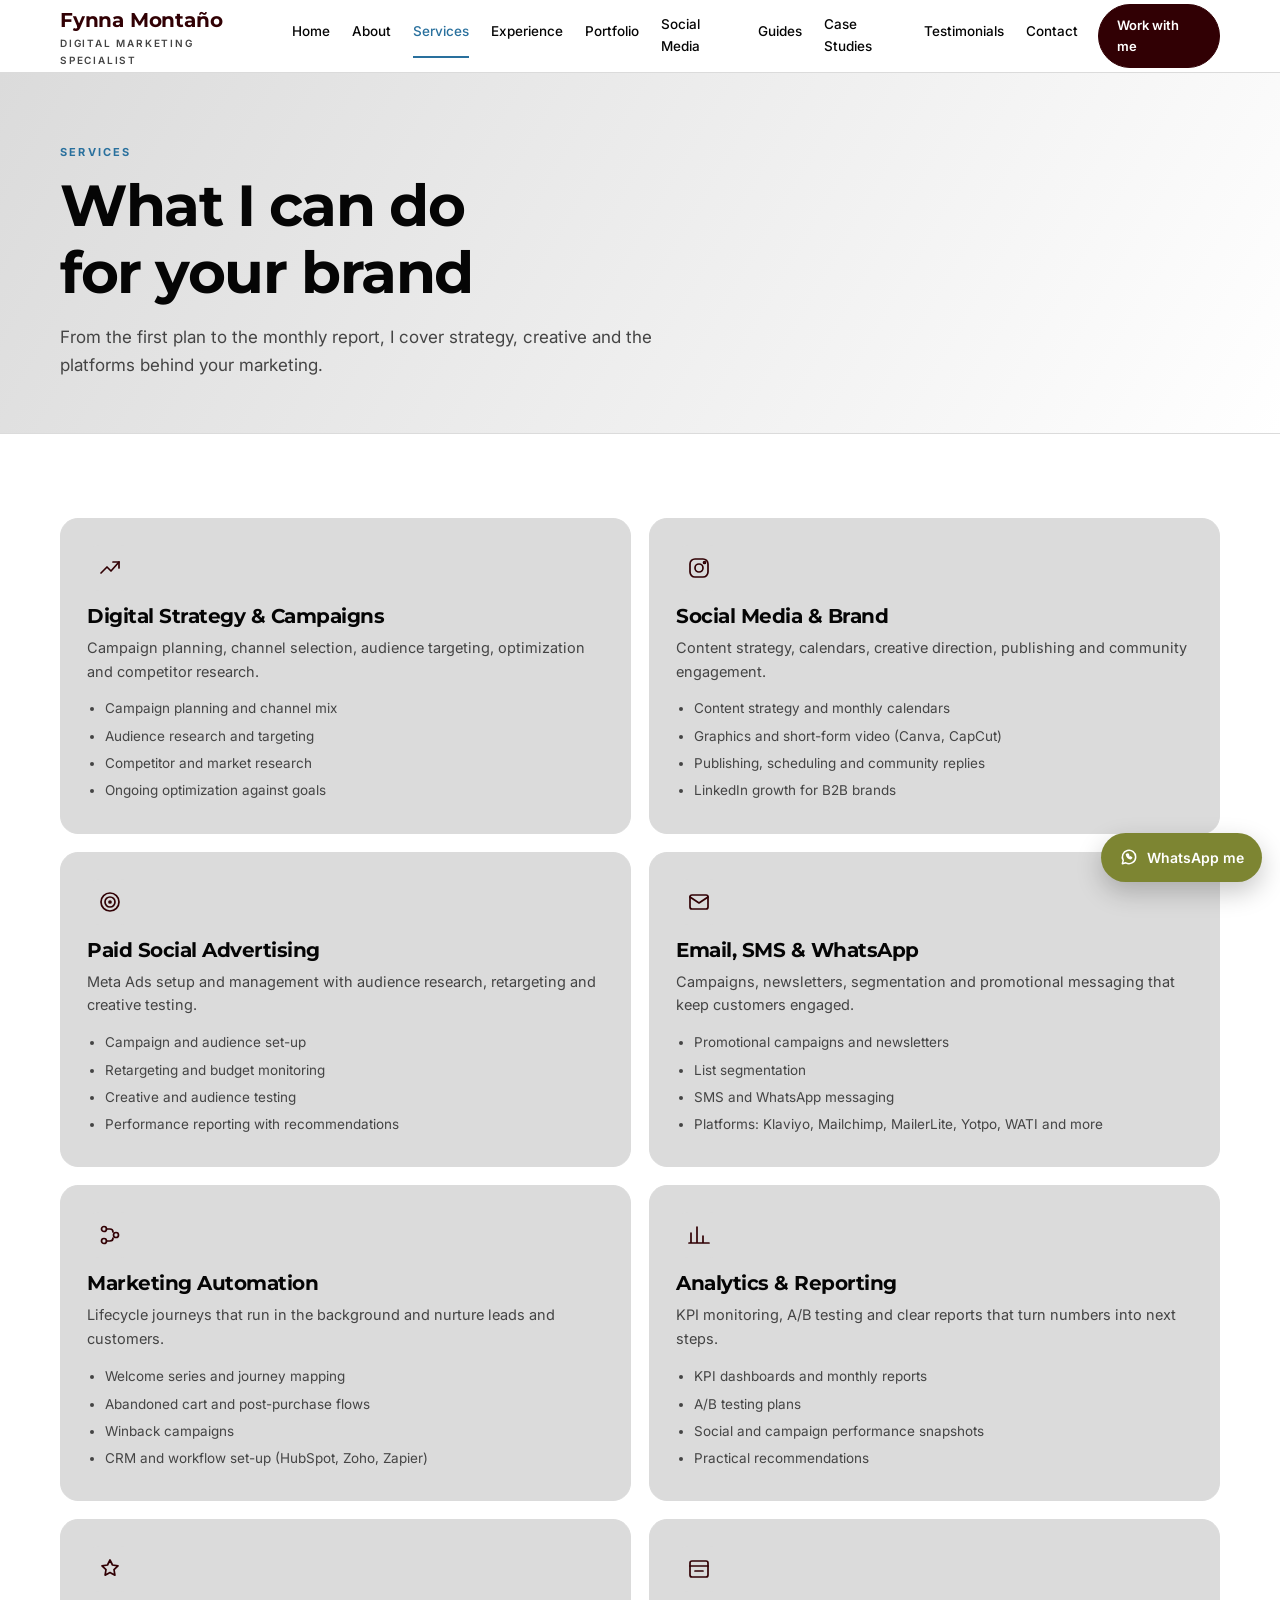
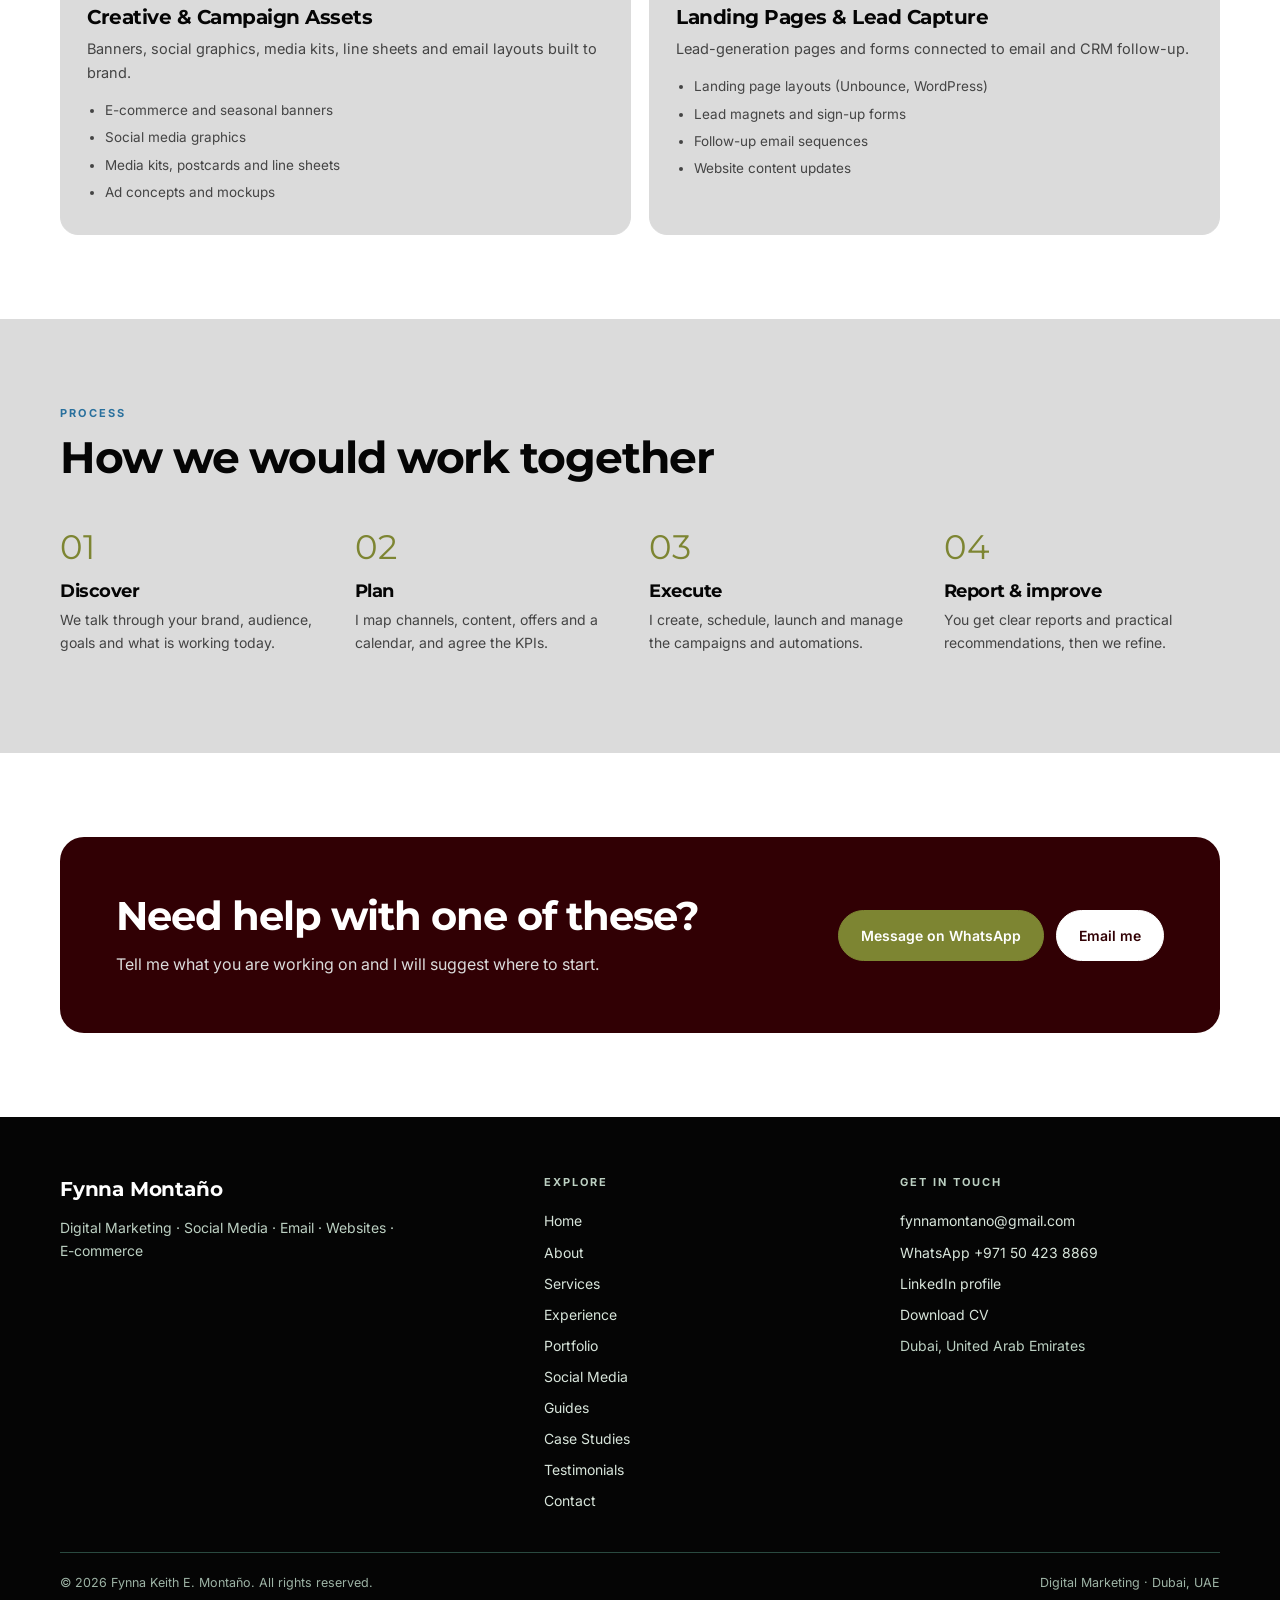
<file: services.html>
<!DOCTYPE html>
<html lang="en">
<head>
<meta charset="UTF-8">
<meta name="viewport" content="width=device-width,initial-scale=1">
<title>Services | Fynna Montaño</title>
<meta name="description" content="Digital marketing services: strategy, social media, Meta Ads, email and SMS, marketing automation, analytics and creative assets.">
<meta property="og:type" content="website">
<meta property="og:title" content="Services | Fynna Montaño">
<meta property="og:description" content="Digital marketing services: strategy, social media, Meta Ads, email and SMS, marketing automation, analytics and creative assets.">
<meta property="og:image" content="images/og.jpg">
<meta name="twitter:card" content="summary_large_image">
<meta name="theme-color" content="#1e4938">
<link rel="icon" href="data:image/svg+xml,%3Csvg xmlns=%27http://www.w3.org/2000/svg%27 viewBox=%270 0 64 64%27%3E%3Crect width=%2764%27 height=%2764%27 rx=%2714%27 fill=%27%231e4938%27/%3E%3Ctext x=%2732%27 y=%2742%27 font-family=%27Arial,sans-serif%27 font-size=%2728%27 font-weight=%27700%27 fill=%27white%27 text-anchor=%27middle%27%3EFM%3C/text%3E%3C/svg%3E">
<link rel="preconnect" href="https://fonts.googleapis.com">
<link rel="preconnect" href="https://fonts.gstatic.com" crossorigin>
<link href="https://fonts.googleapis.com/css2?family=Inter:wght@400;500;600;700&family=Montserrat:wght@600;700;800&display=swap" rel="stylesheet">
<link rel="stylesheet" href="css/style.css">
</head>
<body data-page="services">
<main id="main">
<div class="banner"><div class="wrap"><div class="kicker">Services</div><h1>What I can do for your brand</h1><p>From the first plan to the monthly report, I cover strategy, creative and the platforms behind your marketing.</p></div></div><section><div class="wrap"><div class="grid g2" id="services"></div></div></section>
<section class="alt"><div class="wrap"><div class="section-head rv"><div><div class="kicker">Process</div><h2>How we would work together</h2></div></div><div class="steps">
<div class="step rv"><h3>Discover</h3><p>We talk through your brand, audience, goals and what is working today.</p></div>
<div class="step rv"><h3>Plan</h3><p>I map channels, content, offers and a calendar, and agree the KPIs.</p></div>
<div class="step rv"><h3>Execute</h3><p>I create, schedule, launch and manage the campaigns and automations.</p></div>
<div class="step rv"><h3>Report &amp; improve</h3><p>You get clear reports and practical recommendations, then we refine.</p></div></div></div></section>
<div id="cta"></div>
</main>
<script src="data/site.js"></script>
<script src="data/services.js"></script>
<script src="data/experience.js"></script>
<script src="data/portfolio.js"></script>
<script src="data/cases.js"></script>
<script src="data/testimonials.js"></script>
<script src="js/main.js"></script>
<noscript><p style="padding:24px;text-align:center">Please enable JavaScript to view this site. Contact: fynnamontano@gmail.com</p></noscript>
</body>
</html>
</file>
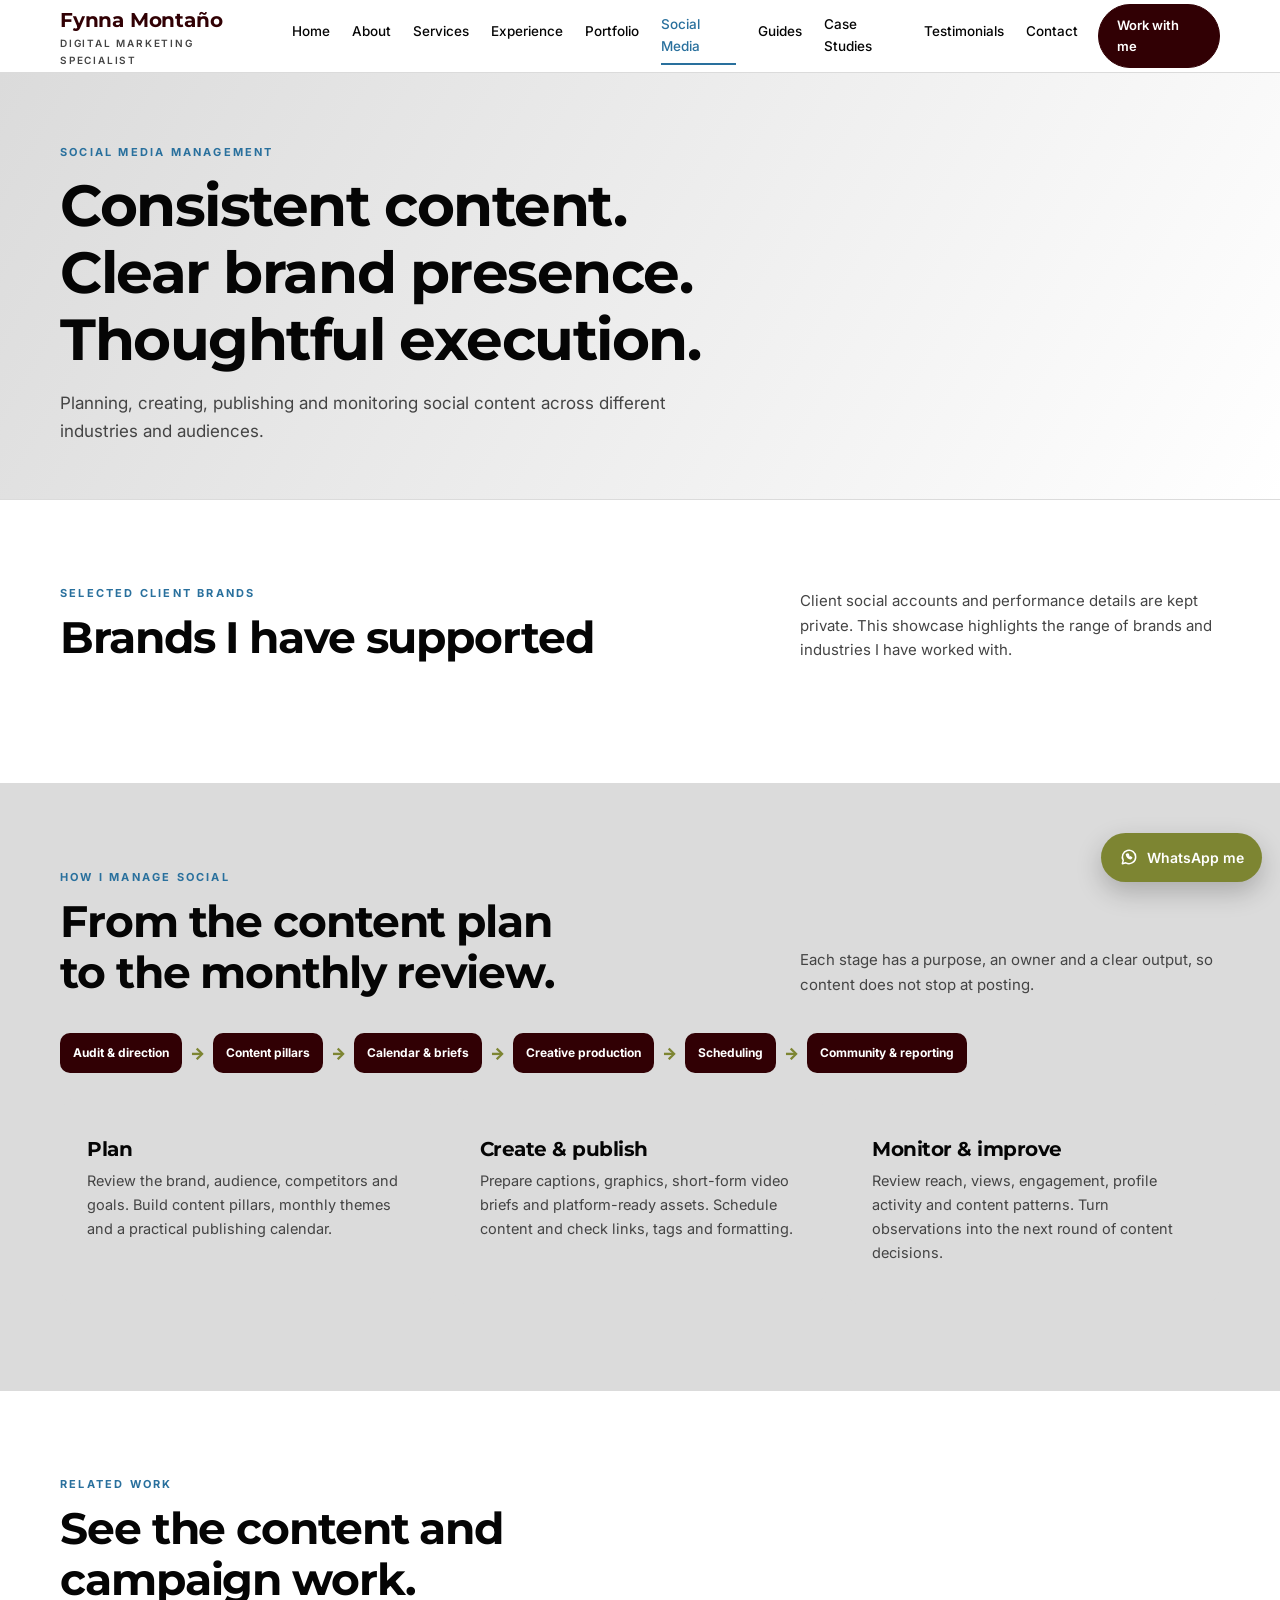
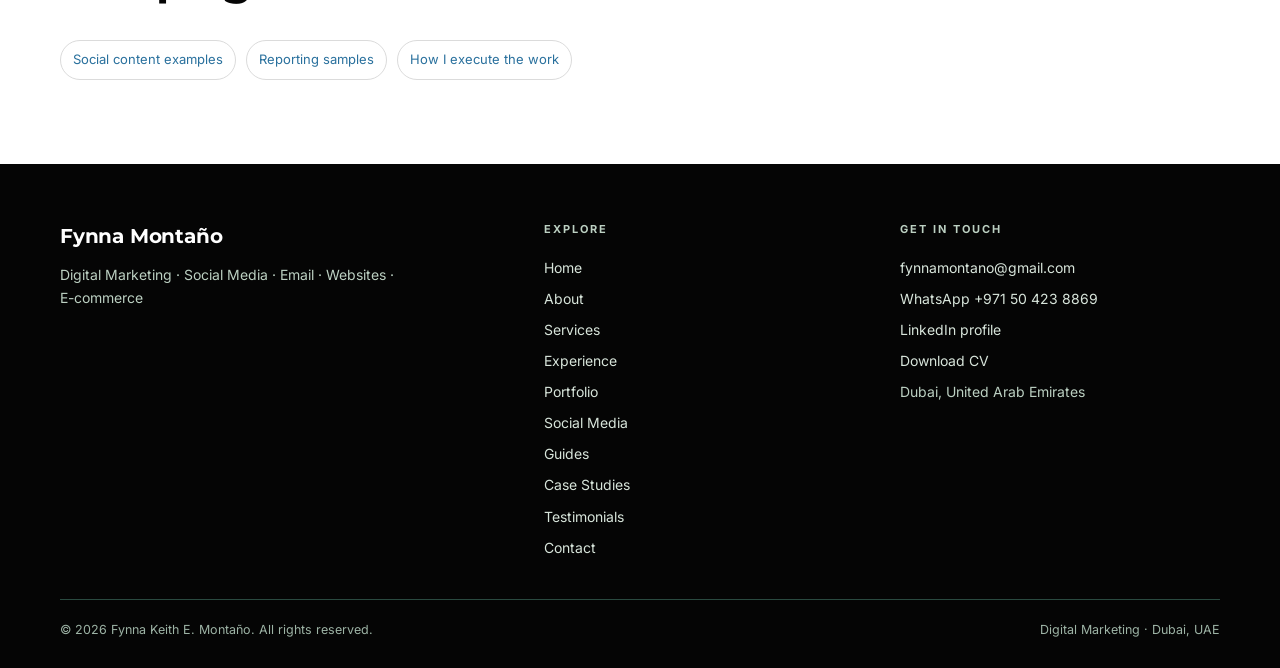
<file: social.html>
<!DOCTYPE html><html lang="en"><head><meta charset="UTF-8"><meta name="viewport" content="width=device-width,initial-scale=1"><title>Social Media Management | Fynna Montaño</title><meta name="description" content="Social media management, content planning and brand support by Fynna Montaño."><link rel="preconnect" href="https://fonts.googleapis.com"><link href="https://fonts.googleapis.com/css2?family=Inter:wght@400;500;600;700&family=Montserrat:wght@600;700;800&display=swap" rel="stylesheet"><link rel="stylesheet" href="css/style.css"></head><body data-page="social"><main id="main"><div class="banner"><div class="wrap"><div class="kicker">Social media management</div><h1>Consistent content. Clear brand presence. Thoughtful execution.</h1><p>Planning, creating, publishing and monitoring social content across different industries and audiences.</p></div></div><section><div class="wrap"><div class="section-head"><div><div class="kicker">Selected client brands</div><h2>Brands I have supported</h2></div><p>Client social accounts and performance details are kept private. This showcase highlights the range of brands and industries I have worked with.</p></div><div class="brand-wall" id="brand-wall"></div></div></section><section class="alt"><div class="wrap"><div class="section-head"><div><div class="kicker">How I manage social</div><h2>From the content plan to the monthly review.</h2></div><p>Each stage has a purpose, an owner and a clear output, so content does not stop at posting.</p></div><div class="guide-flow"><span>Audit & direction</span><i>→</i><span>Content pillars</span><i>→</i><span>Calendar & briefs</span><i>→</i><span>Creative production</span><i>→</i><span>Scheduling</span><i>→</i><span>Community & reporting</span></div><div class="grid g3" style="margin-top:24px"><div class="card"><h3>Plan</h3><p>Review the brand, audience, competitors and goals. Build content pillars, monthly themes and a practical publishing calendar.</p></div><div class="card"><h3>Create & publish</h3><p>Prepare captions, graphics, short-form video briefs and platform-ready assets. Schedule content and check links, tags and formatting.</p></div><div class="card"><h3>Monitor & improve</h3><p>Review reach, views, engagement, profile activity and content patterns. Turn observations into the next round of content decisions.</p></div></div></div></section><section><div class="wrap"><div class="section-head"><div><div class="kicker">Related work</div><h2>See the content and campaign work.</h2></div></div><div class="work-links"><a href="portfolio.html#social">Social content examples</a><a href="portfolio.html#reports">Reporting samples</a><a href="guides.html">How I execute the work</a></div></div></section><div id="cta"></div></main><script src="data/site.js"></script><script src="data/services.js"></script><script src="data/experience.js"></script><script src="data/portfolio.js"></script><script src="data/cases.js"></script><script src="data/testimonials.js"></script><script src="js/main.js"></script><script>
(function(){var names=['Roma Foundation','Cici Skincare','Golden Hour Esthetics','Interprit','La Vie Spa Gardens','Univision','Lumina Skin','Marybella','Quatro Philippines','The Virtual IT Professional','VOM Vanguard'];var files=['2017-Roma-Foundation-Logo-Black-Website.png','ciciskincare.png','golden hour esthetics.png','interpirt.png','la vie spa gardens.png','Logo-Univision-1143x512px.png','lumina skin.png','marybella-logo-cropped_1792810386.png','Quatro_Philippines.png','The-Virtual-IT-Professional-Logo-Design-01-Cropped-scaled.png','VOM-Vanguard-768x160.png'];var root=document.getElementById('brand-wall');root.innerHTML=names.map(function(n,i){return '<div class="brand-tile"><img loading="lazy" src="images/logos/'+encodeURIComponent(files[i])+'" alt="'+n+' logo" onerror="this.parentNode.innerHTML='<span>'+n+'</span>'"></div>'}).join('');})();
</script></body></html>
</file>
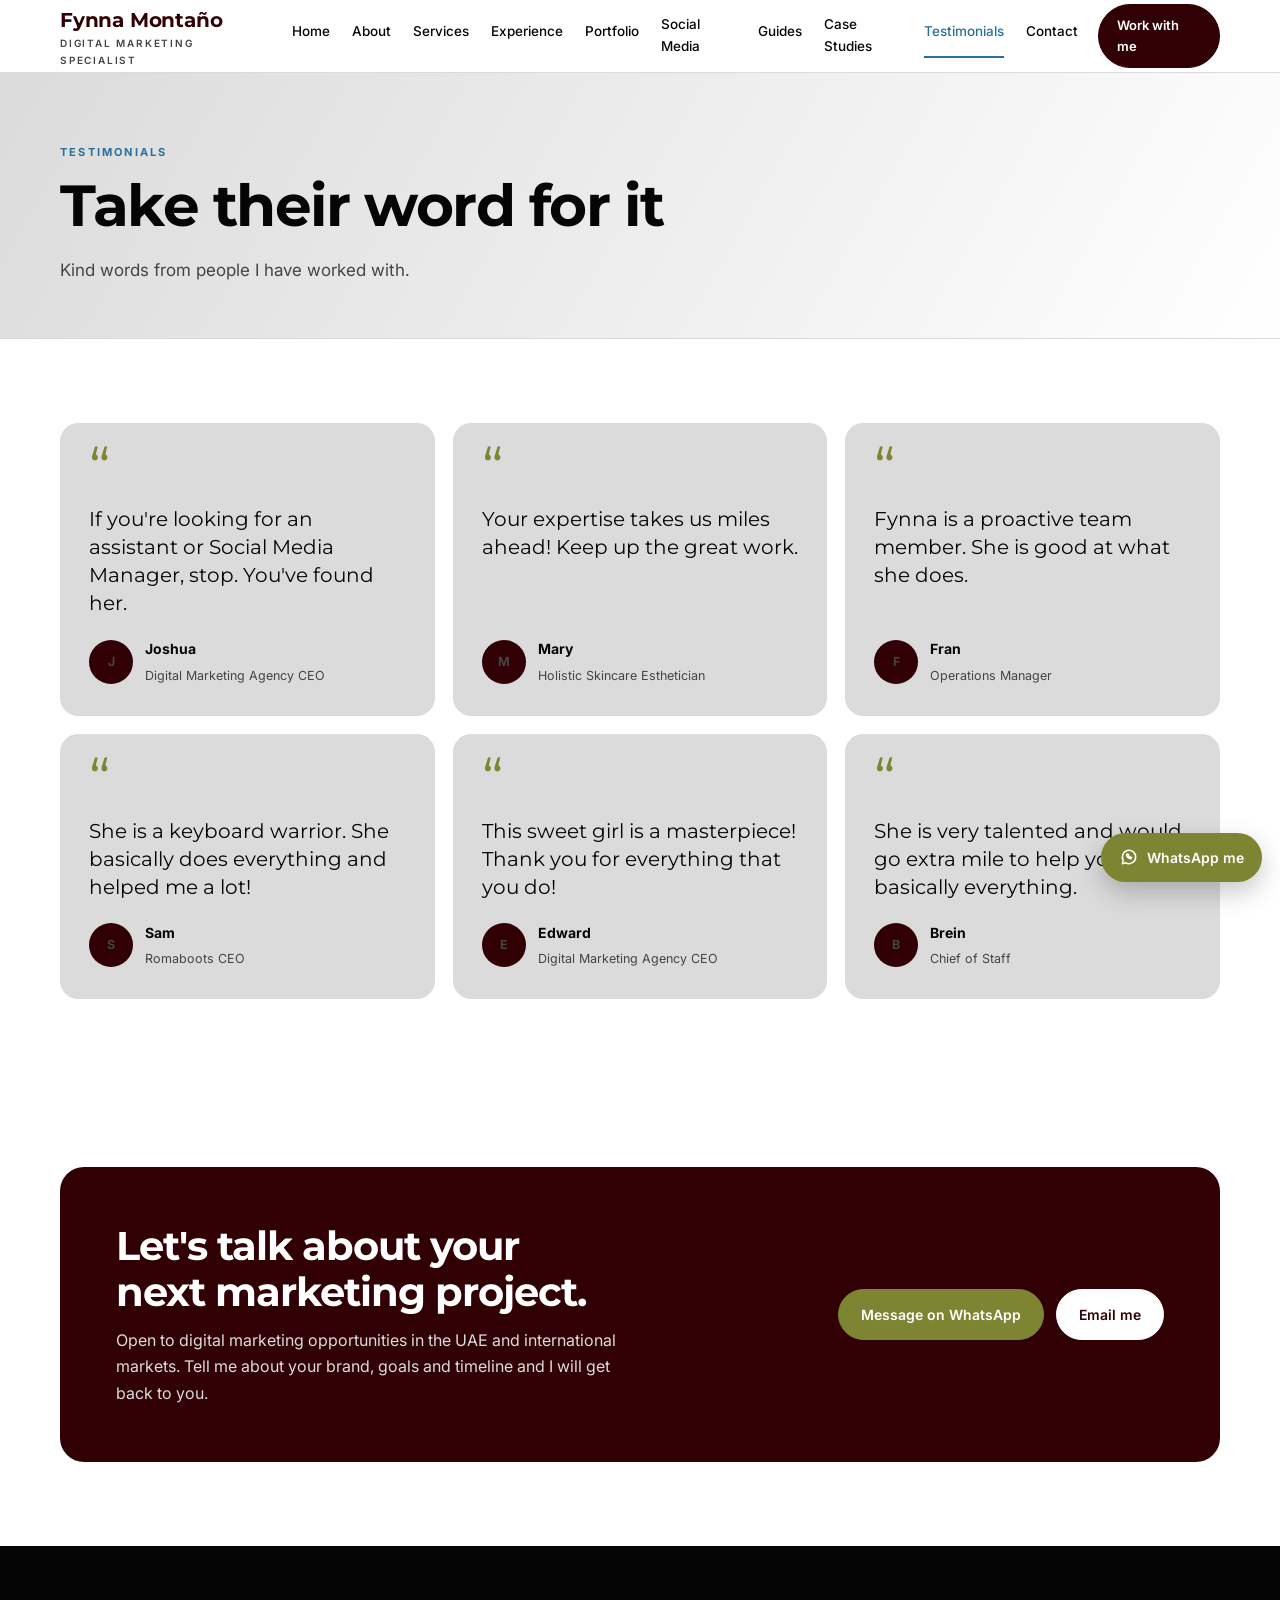
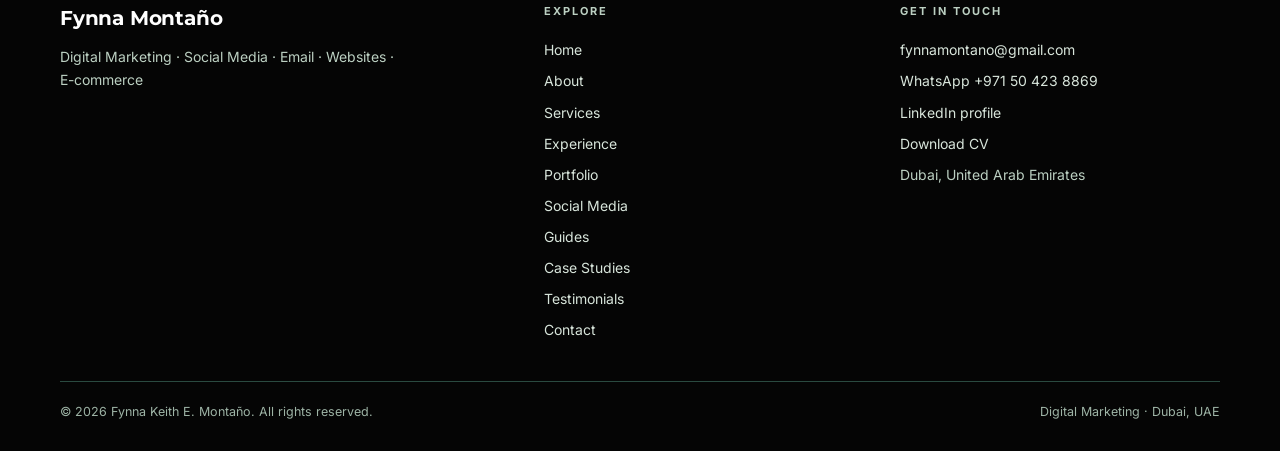
<file: testimonials.html>
<!DOCTYPE html>
<html lang="en">
<head>
<meta charset="UTF-8">
<meta name="viewport" content="width=device-width,initial-scale=1">
<title>Testimonials | Fynna Montaño</title>
<meta name="description" content="What clients and colleagues say about working with Fynna Montaño.">
<meta property="og:type" content="website">
<meta property="og:title" content="Testimonials | Fynna Montaño">
<meta property="og:description" content="What clients and colleagues say about working with Fynna Montaño.">
<meta property="og:image" content="images/og.jpg">
<meta name="twitter:card" content="summary_large_image">
<meta name="theme-color" content="#1e4938">
<link rel="icon" href="data:image/svg+xml,%3Csvg xmlns=%27http://www.w3.org/2000/svg%27 viewBox=%270 0 64 64%27%3E%3Crect width=%2764%27 height=%2764%27 rx=%2714%27 fill=%27%231e4938%27/%3E%3Ctext x=%2732%27 y=%2742%27 font-family=%27Arial,sans-serif%27 font-size=%2728%27 font-weight=%27700%27 fill=%27white%27 text-anchor=%27middle%27%3EFM%3C/text%3E%3C/svg%3E">
<link rel="preconnect" href="https://fonts.googleapis.com">
<link rel="preconnect" href="https://fonts.gstatic.com" crossorigin>
<link href="https://fonts.googleapis.com/css2?family=Inter:wght@400;500;600;700&family=Montserrat:wght@600;700;800&display=swap" rel="stylesheet">
<link rel="stylesheet" href="css/style.css">
</head>
<body data-page="testimonials">
<main id="main">
<div class="banner"><div class="wrap"><div class="kicker">Testimonials</div><h1>Take their word for it</h1><p>Kind words from people I have worked with.</p></div></div><section><div class="wrap"><div class="grid g3" id="quotes"></div></div></section>
<div id="cta"></div>
</main>
<script src="data/site.js"></script>
<script src="data/services.js"></script>
<script src="data/experience.js"></script>
<script src="data/portfolio.js"></script>
<script src="data/cases.js"></script>
<script src="data/testimonials.js"></script>
<script src="js/main.js"></script>
<noscript><p style="padding:24px;text-align:center">Please enable JavaScript to view this site. Contact: fynnamontano@gmail.com</p></noscript>
</body>
</html>
</file>
<file: css/style.css>
/* ===== Fynna Montaño portfolio · main stylesheet =====
   Colors live in :root. Change them here to restyle the whole site. */
:root{
  --bg:#f7f6f1; --paper:#ffffff; --ink:#1d261f; --muted:#5f6b63;
  --green:#1e4938; --green-2:#e4ece5; --lime:#c9d9c7; --line:#dce2dc; --dark:#14302a;
  --accent:#b8864b; --wa:#1f9d57;
  --radius:12px; --shadow:0 14px 40px rgba(20,48,42,.10);
  --display:"Montserrat","Inter",system-ui,-apple-system,"Segoe UI",Arial,sans-serif;
  --sans:"Inter",system-ui,-apple-system,"Segoe UI",Arial,sans-serif;
}
*{box-sizing:border-box}
html{scroll-behavior:smooth}
body{margin:0;background:var(--bg);color:var(--ink);font-family:var(--sans);line-height:1.65;-webkit-font-smoothing:antialiased}
img{max-width:100%;display:block}
a{color:inherit;text-decoration:none}
h1,h2,h3{font-family:var(--display);font-weight:700;letter-spacing:-.025em;line-height:1.15;margin:0;text-wrap:balance}
p{margin:0 0 14px}
.wrap{width:min(1160px,92%);margin:0 auto}
.skip{position:absolute;left:-999px;top:8px;background:var(--green);color:#fff;padding:10px 14px;border-radius:6px;z-index:100}
.skip:focus{left:8px}
.kicker{font-size:11px;letter-spacing:.2em;text-transform:uppercase;color:var(--green);font-weight:700}
.muted{color:var(--muted)}
section{padding:84px 0}
.section-head{display:flex;justify-content:space-between;align-items:flex-end;gap:24px;margin-bottom:36px;flex-wrap:wrap}
.section-head h2{font-size:clamp(30px,4vw,44px);margin-top:10px;max-width:700px}
.section-head p{max-width:420px;color:var(--muted);font-size:15px;margin:0}
.alt{background:var(--paper);border-top:1px solid var(--line);border-bottom:1px solid var(--line)}

/* Buttons */
.btn{display:inline-flex;align-items:center;gap:8px;background:var(--green);color:#fff;padding:13px 22px;border-radius:999px;font-size:14px;font-weight:600;border:1px solid var(--green);cursor:pointer;transition:.2s;font-family:var(--sans)}
.btn:hover{background:var(--dark);transform:translateY(-1px)}
.btn.outline{background:transparent;color:var(--green)}
.btn.outline:hover{background:var(--green);color:#fff}
.btn.wa{background:var(--wa);border-color:var(--wa)}
.btn.wa:hover{background:#177a44}
.btn.light{background:#fff;color:var(--green);border-color:#fff}
.btn.light:hover{background:var(--lime)}
.actions{display:flex;gap:12px;flex-wrap:wrap;margin-top:28px}
.link{color:var(--green);font-weight:600;font-size:14px;border-bottom:1px solid var(--lime)}
.link:hover{border-color:var(--green)}

/* Header */
header.site{position:sticky;top:0;z-index:50;background:rgba(247,246,241,.92);backdrop-filter:blur(12px);border-bottom:1px solid var(--line)}
.nav{min-height:72px;display:flex;align-items:center;justify-content:space-between;gap:20px}
.brand{font-family:var(--display);font-weight:700;font-size:20px;color:var(--green);letter-spacing:-.01em}
.brand small{display:block;font-family:var(--sans);font-size:10px;letter-spacing:.18em;text-transform:uppercase;color:var(--muted);font-weight:600;margin-top:-2px}
nav.main{display:flex;gap:22px;align-items:center}
nav.main a{font-size:13.5px;color:#46544b;font-weight:500;padding:6px 0;border-bottom:2px solid transparent}
nav.main a:hover{color:var(--green)}
nav.main a.active{color:var(--green);border-color:var(--green)}
.nav-cta{padding:10px 18px;font-size:13px}
.burger{display:none;background:none;border:1px solid var(--line);border-radius:8px;width:44px;height:44px;cursor:pointer;padding:0}
.burger span{display:block;width:20px;height:2px;background:var(--green);margin:5px auto;transition:.2s}
@media(max-width:1020px){
  .burger{display:block}
  nav.main{position:absolute;top:72px;left:0;right:0;background:var(--bg);border-bottom:1px solid var(--line);flex-direction:column;align-items:stretch;gap:0;padding:8px 4% 20px;display:none;box-shadow:var(--shadow)}
  nav.main.open{display:flex}
  nav.main a{padding:14px 4px;border-bottom:1px solid var(--line);font-size:16px}
  nav.main a.active{border-color:var(--line);color:var(--green);font-weight:700}
  .nav-cta{display:none}
}

/* Hero */
.hero{background:linear-gradient(115deg,#e3ece5 0%,var(--bg) 70%);padding:84px 0 80px;overflow:hidden}
.hero-grid{display:grid;grid-template-columns:1.25fr .75fr;gap:48px;align-items:center}

.hero h1{font-size:clamp(32px,5.2vw,62px);margin:18px 0 22px;letter-spacing:-.03em}
.hero .lead{font-size:18px;color:#46544b;max-width:620px}
.pills{display:flex;gap:8px;flex-wrap:wrap;margin-top:26px}
.pill{font-size:12px;border:1px solid var(--lime);background:rgba(255,255,255,.7);color:var(--green);padding:6px 12px;border-radius:999px;font-weight:600}


/* Marquee */
.marquee{background:var(--dark);color:#d8e5db;overflow:hidden;padding:16px 0;border-top:1px solid #0b1f1a}
.marquee-track{display:flex;gap:36px;width:max-content;animation:scroll 55s linear infinite}
.marquee span{font-size:13px;letter-spacing:.06em;white-space:nowrap;display:inline-flex;align-items:center;gap:36px}
.marquee span:after{content:"•";color:#648171}
@keyframes scroll{to{transform:translateX(-50%)}}
.marquee:hover .marquee-track{animation-play-state:paused}

/* Stats */
.stats{display:grid;grid-template-columns:repeat(4,1fr);gap:16px}
.stat{background:var(--paper);border:1px solid var(--line);border-radius:var(--radius);padding:26px}
.stat b{font-family:var(--display);font-size:44px;color:var(--green);display:block;line-height:1.1}
.stat span{font-size:13px;color:var(--muted)}
@media(max-width:760px){.stats{grid-template-columns:1fr 1fr}}

/* Layouts */
.two{display:grid;grid-template-columns:1fr 1fr;gap:56px;align-items:start}
.two.center{align-items:center}
@media(max-width:860px){.two{grid-template-columns:1fr;gap:32px}}
.grid{display:grid;gap:18px}
.g3{grid-template-columns:repeat(3,1fr)}
.g4{grid-template-columns:repeat(4,1fr)}
.g2{grid-template-columns:repeat(2,1fr)}
@media(max-width:980px){.g3,.g4{grid-template-columns:repeat(2,1fr)}}
@media(max-width:620px){.g3,.g4,.g2{grid-template-columns:1fr}}

/* Cards */
.card{background:var(--paper);border:1px solid var(--line);border-radius:var(--radius);padding:26px;transition:.25s}
a.card:hover,.card.hover:hover{transform:translateY(-4px);box-shadow:var(--shadow);border-color:var(--lime)}
.card h3{font-size:20px;margin:14px 0 8px}
.card p{font-size:14.5px;color:var(--muted)}
.card ul{margin:12px 0 0;padding-left:18px;font-size:13.5px;color:var(--muted)}
.card ul li{margin-bottom:5px}
.icon{width:46px;height:46px;border-radius:12px;background:var(--green-2);color:var(--green);display:grid;place-items:center}
.icon svg{width:24px;height:24px}

/* Portfolio */
.filters{display:flex;gap:8px;flex-wrap:wrap;margin-bottom:28px}
.chip{border:1px solid var(--line);background:var(--paper);color:var(--ink);border-radius:999px;padding:9px 16px;font-size:13px;font-weight:600;cursor:pointer;font-family:var(--sans);transition:.2s}
.chip:hover{border-color:var(--green)}
.chip.on{background:var(--green);color:#fff;border-color:var(--green)}
.work{display:grid;grid-template-columns:repeat(3,1fr);gap:18px}
@media(max-width:980px){.work{grid-template-columns:repeat(2,1fr)}}
@media(max-width:560px){.work{grid-template-columns:1fr}}
.tile{background:var(--paper);border:1px solid var(--line);border-radius:var(--radius);overflow:hidden;cursor:zoom-in;text-align:left;padding:0;font-family:var(--sans);color:inherit;transition:.25s;display:block;width:100%}
.tile:hover{transform:translateY(-4px);box-shadow:var(--shadow)}
.thumb{aspect-ratio:4/3;background:#eef1ee;overflow:hidden}
.thumb img{width:100%;height:100%;object-fit:cover;object-position:center}
.thumb.top img{object-position:top}
.thumb.contain img{object-fit:contain;background:#eef1ee}
.tile .meta{padding:16px 18px 18px}
.tile .cat{font-size:10.5px;letter-spacing:.14em;text-transform:uppercase;color:var(--green);font-weight:700}
.tile h3{font-size:17px;margin:6px 0 4px}
.tile p{font-size:13px;color:var(--muted);margin:0}
.empty{padding:40px;text-align:center;color:var(--muted)}

/* Lightbox */
.lb{position:fixed;inset:0;background:rgba(10,24,20,.92);z-index:200;display:none;align-items:center;justify-content:center;padding:24px}
.lb.open{display:flex}
.lb-inner{max-width:1000px;width:100%;max-height:100%;display:grid;grid-template-columns:1fr;gap:14px;justify-items:center}
.lb img{max-height:76vh;max-width:100%;border-radius:8px;background:#fff;object-fit:contain}
.lb-cap{color:#e5eee7;text-align:center;font-size:14px;max-width:640px}
.lb-cap b{font-family:var(--display);font-size:18px;display:block;color:#fff}
.lb button{position:absolute;background:rgba(255,255,255,.12);color:#fff;border:0;width:46px;height:46px;border-radius:50%;font-size:22px;cursor:pointer}
.lb button:hover{background:rgba(255,255,255,.25)}
.lb .x{top:18px;right:18px}.lb .p{left:18px;top:50%}.lb .n{right:18px;top:50%}

/* Timeline */
.timeline{display:grid;gap:8px;max-width:860px}
.job{position:relative;padding:0 0 30px 30px;border-left:2px solid var(--lime)}
.job:before{content:"";position:absolute;left:-7px;top:6px;width:12px;height:12px;border-radius:50%;background:var(--green);box-shadow:0 0 0 4px var(--bg)}
.job h3{font-size:22px}
.job .co{color:var(--green);font-weight:600;font-size:15px;margin-top:2px}
.job .when{font-size:12px;letter-spacing:.08em;text-transform:uppercase;color:var(--muted);margin:4px 0 12px;font-weight:600}
.job ul{margin:0;padding-left:18px;color:var(--muted);font-size:14.5px}
.job li{margin-bottom:6px}

/* Case studies */
.case-card{display:flex;flex-direction:column;background:var(--paper);border:1px solid var(--line);border-radius:var(--radius);overflow:hidden;transition:.25s}
.case-card:hover{transform:translateY(-4px);box-shadow:var(--shadow)}
.case-cover{height:190px;background:linear-gradient(135deg,#1b4434,#78917b);display:flex;align-items:flex-end;padding:16px;color:#fff;font-size:11px;letter-spacing:.16em;text-transform:uppercase;position:relative;overflow:hidden}
.case-cover.v2{background:linear-gradient(135deg,#252f38,#6c7e87)}
.case-cover.v3{background:linear-gradient(135deg,#5d4b36,#b79d75)}
.case-cover img{position:absolute;inset:0;width:100%;height:100%;object-fit:cover;object-position:top;opacity:.95}
.case-cover span{position:relative;background:rgba(20,48,42,.78);padding:5px 10px;border-radius:4px}
.case-body{padding:22px;display:flex;flex-direction:column;gap:10px;flex:1}
.status{display:inline-block;align-self:flex-start;background:var(--green-2);color:var(--green);font-size:11px;padding:5px 10px;border-radius:999px;font-weight:700}
.case-body h3{font-size:21px}
.case-body p{font-size:14px;color:var(--muted);margin:0}
.case-body .link{margin-top:auto;align-self:flex-start}
.results{display:grid;grid-template-columns:repeat(auto-fit,minmax(170px,1fr));gap:14px;margin:30px 0}
.result{background:var(--dark);color:#fff;border-radius:var(--radius);padding:22px}
.result b{font-family:var(--display);font-size:32px;display:block;line-height:1.1}
.result span{font-size:12.5px;color:#bcd0c2}
.crumbs{font-size:13px;color:var(--muted);margin-bottom:18px}
.crumbs a{color:var(--green);font-weight:600}
.facts{display:grid;gap:14px}
.fact{border-bottom:1px solid var(--line);padding-bottom:12px}
.fact b{display:block;font-size:11px;letter-spacing:.16em;text-transform:uppercase;color:var(--green);margin-bottom:3px}
.tags{display:flex;flex-wrap:wrap;gap:8px}
.tag{background:var(--green-2);color:#284b3a;border-radius:6px;padding:7px 12px;font-size:12.5px;font-weight:500}

/* Testimonials */
.quote{background:var(--paper);border:1px solid var(--line);border-radius:var(--radius);padding:28px;display:flex;flex-direction:column;gap:20px}
.quote p{font-family:var(--display);font-size:20px;line-height:1.4;margin:0}
.quote:before{content:"“";font-family:var(--display);font-size:56px;line-height:.6;color:var(--lime)}
.who{display:flex;align-items:center;gap:12px;margin-top:auto}
.avatar{width:44px;height:44px;border-radius:50%;background:var(--green);color:#fff;display:grid;place-items:center;font-weight:700;font-size:15px;overflow:hidden;flex:none}
.avatar img{width:100%;height:100%;object-fit:cover}
.who b{display:block;font-size:14px}.who span{font-size:12.5px;color:var(--muted)}

/* Page banner */
.banner{background:linear-gradient(120deg,#e3ece5,var(--bg));padding:70px 0 54px;border-bottom:1px solid var(--line)}
.banner h1{font-size:clamp(36px,5vw,58px);margin-top:12px;max-width:820px}
.banner p{font-size:17px;color:var(--muted);max-width:660px;margin:16px 0 0}

/* CTA band */
.cta{background:var(--dark);color:#fff;border-radius:22px;padding:56px;display:flex;justify-content:space-between;gap:30px;align-items:center;flex-wrap:wrap}
.cta h2{font-size:clamp(28px,3.6vw,40px);max-width:600px}
.cta p{color:#bcd0c2;max-width:520px;margin:12px 0 0}
.cta .actions{margin:0}
@media(max-width:640px){.cta{padding:34px 26px}}

/* Photo */
.photo{border-radius:20px;overflow:hidden;box-shadow:var(--shadow);background:var(--green-2)}
.photo img{width:100%;aspect-ratio:3/4;object-fit:cover}
.steps{counter-reset:s;display:grid;grid-template-columns:repeat(4,1fr);gap:18px}
.step{counter-increment:s}
.step:before{content:"0" counter(s);font-family:var(--display);font-size:34px;color:var(--lime);display:block}
.step h3{font-size:18px;margin:6px 0}
.step p{font-size:14px;color:var(--muted)}
@media(max-width:900px){.steps{grid-template-columns:repeat(2,1fr)}}
@media(max-width:560px){.steps{grid-template-columns:1fr}}

/* Contact */
.contact-grid{display:grid;grid-template-columns:.9fr 1.1fr;gap:34px;align-items:start}
@media(max-width:860px){.contact-grid{grid-template-columns:1fr}}
.info{display:grid;gap:14px}
.info a.card{display:flex;gap:16px;align-items:center;padding:20px}
.info .card b{display:block;font-size:15px}
.info .card span{font-size:13.5px;color:var(--muted)}
form.f{background:var(--paper);border:1px solid var(--line);border-radius:var(--radius);padding:28px;display:grid;gap:16px}
form.f label{font-size:13px;font-weight:600;display:grid;gap:6px}
form.f input,form.f select,form.f textarea{font:inherit;font-size:15px;padding:12px 14px;border:1px solid var(--line);border-radius:10px;background:var(--bg);color:var(--ink)}
form.f input:focus,form.f select:focus,form.f textarea:focus{outline:2px solid var(--green);outline-offset:1px}
form.f textarea{min-height:120px;resize:vertical}
.row2{display:grid;grid-template-columns:1fr 1fr;gap:14px}
@media(max-width:560px){.row2{grid-template-columns:1fr}}
.fnote{font-size:12.5px;color:var(--muted);margin:0}

/* Footer */
footer.site{background:var(--dark);color:#fff;padding:56px 0 28px;margin-top:0}
.foot{display:grid;grid-template-columns:1.4fr 1fr 1fr;gap:36px}
@media(max-width:760px){.foot{grid-template-columns:1fr}}
footer h4{font-size:11px;letter-spacing:.18em;text-transform:uppercase;color:#bcd0c2;margin:0 0 14px}
footer a{display:block;font-size:14px;color:#d8e5db;padding:4px 0}
footer a:hover{color:#fff}
footer .brand{color:#fff}
footer .tagline{font-size:14px;color:#bcd0c2;max-width:340px;margin-top:10px}
.copy{border-top:1px solid #2a4a40;margin-top:36px;padding-top:20px;font-size:12.5px;color:#9db3a5;display:flex;justify-content:space-between;gap:12px;flex-wrap:wrap}

/* Floating WhatsApp */
.fab{position:fixed;right:18px;bottom:18px;z-index:60;background:var(--wa);color:#fff;border-radius:999px;padding:13px 18px;font-weight:600;font-size:14px;display:flex;align-items:center;gap:8px;box-shadow:0 10px 26px rgba(0,0,0,.22);transition:.2s}
.fab:hover{transform:translateY(-2px);background:#177a44}
.fab svg{width:20px;height:20px}
@media(max-width:560px){.fab span{display:none}.fab{padding:14px}}

/* Reveal */
.rv{opacity:0;transform:translateY(18px);transition:opacity .6s ease,transform .6s ease}
.rv.in{opacity:1;transform:none}
@media(prefers-reduced-motion:reduce){.rv{opacity:1;transform:none;transition:none}.marquee-track{animation:none}html{scroll-behavior:auto}}
:focus-visible{outline:2px solid var(--accent);outline-offset:2px}

/* Hero side panel */
.hero-panel{background:var(--dark);color:#fff;border-radius:20px;padding:30px;box-shadow:var(--shadow)}
.hero-panel .mini{font-size:11px;letter-spacing:.18em;text-transform:uppercase;color:#bcd0c2;font-weight:600}
.hero-panel h2{font-size:24px;margin:12px 0 18px;color:#fff}
.hero-panel ul{list-style:none;margin:0;padding:0;display:grid;gap:0}
.hero-panel li{padding:12px 0;border-top:1px solid #2a4a40;font-size:15px;color:#e5eee7;display:flex;justify-content:space-between;gap:12px}
.hero-panel li span{color:#9db3a5;font-size:13px;white-space:nowrap}
.hero-panel .foot{margin-top:18px;font-size:13px;color:#bcd0c2;display:flex;align-items:center;gap:8px}
.hero-panel .dot{width:9px;height:9px;border-radius:50%;background:#4fd18b;flex:none}
@media(max-width:860px){.hero-grid{grid-template-columns:1fr;gap:34px}}

/* Case card logos */
.case-cover .platforms{position:relative;display:flex;flex-wrap:wrap;gap:10px;align-items:center}
.case-cover .platforms img{height:34px;width:auto;background:#fff;border-radius:8px;padding:6px 10px}
.case-cover .platforms .pf{background:rgba(255,255,255,.16);border:1px solid rgba(255,255,255,.3);color:#fff;border-radius:999px;padding:6px 12px;font-size:12px;letter-spacing:.04em;text-transform:none;font-weight:600}
.case-cover.nocover{align-items:center}
.two.wide{grid-template-columns:1.5fr .8fr}
@media(max-width:860px){.two.wide{grid-template-columns:1fr}}

/* ===== Mobile optimisation ===== */
body{overflow-x:hidden;-webkit-text-size-adjust:100%}
form.f input,form.f select,form.f textarea{font-size:16px}
.btn,.chip,nav.main a{min-height:44px}
@media(max-width:760px){
  section{padding:56px 0}
  .banner{padding:48px 0 38px}
  .banner h1{font-size:clamp(28px,8vw,38px)}
  .banner p{font-size:16px}
  .hero{padding:48px 0 54px}
  .hero .lead{font-size:16.5px}
  .section-head{margin-bottom:26px;gap:12px}
  .section-head h2{font-size:clamp(25px,7vw,32px)}
  .actions .btn{flex:1 1 100%;justify-content:center}
  .card{padding:22px}
  .stat{padding:20px}.stat b{font-size:34px}
  .cta{padding:32px 22px;border-radius:18px}
  .cta .actions{width:100%}
  .cta .actions .btn{flex:1 1 100%}
  .hero-panel{padding:24px}
  .hero-panel h2{font-size:20px}
  .filters{flex-wrap:nowrap;overflow-x:auto;margin:0 -4vw 22px;padding:2px 4vw 8px;scrollbar-width:none;-webkit-overflow-scrolling:touch}
  .filters::-webkit-scrollbar{display:none}
  .chip{white-space:nowrap;flex:none}
  .tile h3{font-size:16px}
  .job{padding-left:22px}.job h3{font-size:19px}
  .quote p{font-size:17px}
  .result b{font-size:26px}
  .case-cover{height:160px}
  footer.site{padding:44px 0 90px}
  footer a{padding:9px 0}
  .copy{flex-direction:column}
  .photo img{aspect-ratio:4/5}
  .lb{padding:12px}
  .lb img{max-height:68vh}
  .lb button{width:44px;height:44px}
  .lb .p,.lb .n{top:auto;bottom:18px}
  .lb .p{left:calc(50% - 56px)}.lb .n{right:calc(50% - 56px)}
  .lb-cap{padding-bottom:64px;font-size:13.5px}
  nav.main{max-height:calc(100vh - 72px);overflow:auto}
}
@media(max-width:380px){.brand{font-size:17px}.brand small{font-size:9px;letter-spacing:.12em}.stats{grid-template-columns:1fr 1fr;gap:10px}}
@media(hover:none){.tile:hover,a.card:hover,.card.hover:hover,.case-card:hover{transform:none;box-shadow:none}}

/* ===== Updated visual identity: palette supplied by Fynna ===== */
:root{--bg:#ffffff;--paper:#DBDBDB;--ink:#050505;--muted:#444444;--green:#310004;--green-2:#DBDBDB;--lime:#7D8532;--line:#DBDBDB;--dark:#050505;--accent:#29709D;--wa:#7D8532;--radius:18px;--shadow:0 18px 50px rgba(5,5,5,.10);--display:"Montserrat","Inter",system-ui,sans-serif;--sans:"Inter",system-ui,sans-serif}
body{background:#fff;color:#050505}header.site{background:rgba(255,255,255,.94);border-color:#DBDBDB} .brand{color:#310004}nav.main a{color:#050505}nav.main a.active,nav.main a:hover{color:#29709D;border-color:#29709D}.btn{background:#310004;border-color:#310004;color:#fff;border-radius:999px}.btn:hover{background:#050505;border-color:#050505}.btn.outline{background:transparent;color:#310004;border-color:#310004}.btn.outline:hover{background:#310004;color:#fff}.btn.wa{background:#7D8532;border-color:#7D8532;color:#fff}.btn.light{background:#fff;color:#310004;border-color:#fff}.hero{background:radial-gradient(ellipse at 88% 8%,rgba(41,112,157,.15),transparent 34%),linear-gradient(125deg,#DBDBDB 0%,#fff 72%)}.hero h1{color:#050505}.hero .lead{color:#444}.kicker{color:#29709D}.pill{border-color:#DBDBDB;color:#310004;background:#fff}.marquee{background:#050505;color:#DBDBDB;border:0}.marquee span:after{color:#7D8532}.stat{border-color:#DBDBDB;border-radius:18px}.stat b{color:#310004}.card,.quote,.case-card{border-color:#DBDBDB;border-radius:18px}.card:hover,.tile:hover{border-color:#29709D}.link{color:#29709D;border-color:#7D8532}.banner{background:linear-gradient(120deg,#DBDBDB,#fff)}.chip{border-color:#DBDBDB;color:#050505;border-radius:999px}.chip.on,.chip:hover{background:#310004;border-color:#310004;color:#fff}.cta{background:#310004;color:#fff;border-radius:24px}.cta p{color:#DBDBDB}.photo img{border-radius:22px;box-shadow:18px 18px 0 #DBDBDB}.fab{background:#7D8532}.tile{border-radius:18px;overflow:hidden}.tile .thumb{background:#DBDBDB}.site footer{background:#050505;color:#DBDBDB}.site footer .brand{color:#fff}.site footer a{color:#DBDBDB}.site footer .tagline,.site footer .copy{color:#DBDBDB}.section-head h2{color:#050505}
/* new sections */
.brand-wall{display:grid;grid-template-columns:repeat(4,minmax(0,1fr));gap:14px}.brand-tile{min-height:116px;background:#fff;border:1px solid #DBDBDB;border-radius:16px;display:flex;align-items:center;justify-content:center;padding:20px;transition:.25s}.brand-tile:hover{transform:translateY(-4px);border-color:#29709D;box-shadow:var(--shadow)}.brand-tile img{max-width:100%;max-height:64px;object-fit:contain}.brand-tile span{font-weight:700;letter-spacing:.04em;color:#310004}.work-links{display:flex;flex-wrap:wrap;gap:10px;margin-top:18px}.work-links a{font-size:13px;color:#29709D;border:1px solid #DBDBDB;padding:8px 12px;border-radius:999px}.work-links a:hover{background:#29709D;color:#fff}.project-grid{display:grid;grid-template-columns:repeat(3,1fr);gap:18px}.project-card{border:1px solid #DBDBDB;border-radius:18px;overflow:hidden;background:#fff;transition:.25s}.project-card:hover{transform:translateY(-4px);box-shadow:var(--shadow);border-color:#29709D}.project-art{height:190px;background:linear-gradient(135deg,#310004,#29709D);display:flex;align-items:center;justify-content:center;color:#fff;font-family:var(--display);font-size:27px;font-weight:800;letter-spacing:-.04em;padding:24px;text-align:center}.project-card:nth-child(3n+2) .project-art{background:linear-gradient(135deg,#7D8532,#050505)}.project-card:nth-child(3n) .project-art{background:linear-gradient(135deg,#29709D,#050505)}.project-copy{padding:20px}.project-copy h3{font-size:19px;margin-bottom:8px}.project-copy p{color:#444;font-size:14px}.project-copy a{color:#29709D;font-weight:700;font-size:13px}.email-gallery{display:grid;grid-template-columns:repeat(5,1fr);gap:14px}.email-card{border:1px solid #DBDBDB;border-radius:16px;overflow:hidden;background:#fff;transition:.2s}.email-card:hover{transform:translateY(-4px);box-shadow:var(--shadow);border-color:#29709D}.email-card img{width:100%;height:230px;object-fit:cover;object-position:top;background:#DBDBDB}.email-card .email-info{padding:13px}.email-info strong{font-size:13px;display:block;line-height:1.4}.email-info a{display:inline-block;margin-top:8px;color:#29709D;font-size:12px;font-weight:700}.guide-layout{display:grid;grid-template-columns:260px 1fr;gap:26px}.guide-tabs{display:flex;flex-direction:column;gap:8px}.guide-tab{border:1px solid #DBDBDB;background:#fff;text-align:left;padding:14px 16px;border-radius:12px;cursor:pointer;font:600 14px var(--sans);color:#050505}.guide-tab.active{background:#310004;color:#fff;border-color:#310004}.guide-panel{border:1px solid #DBDBDB;border-radius:20px;padding:28px;background:#fff;min-height:400px}.guide-panel h3{font-size:25px;margin-bottom:10px}.guide-steps{display:grid;grid-template-columns:repeat(2,1fr);gap:12px;margin-top:22px}.guide-step{background:#DBDBDB;border-radius:14px;padding:17px}.guide-step b{display:block;color:#310004;margin-bottom:5px}.guide-step p{font-size:13px;color:#333;margin:0}.guide-flow{display:flex;align-items:stretch;gap:8px;flex-wrap:wrap;margin-top:20px}.guide-flow span{background:#310004;color:#fff;padding:10px 13px;border-radius:10px;font-size:12px;font-weight:700}.guide-flow i{font-style:normal;align-self:center;color:#7D8532;font-weight:900}
@media(max-width:800px){.brand-wall{grid-template-columns:repeat(2,1fr)}.project-grid{grid-template-columns:repeat(2,1fr)}.email-gallery{grid-template-columns:repeat(2,1fr)}.guide-layout{grid-template-columns:1fr}.guide-tabs{display:grid;grid-template-columns:repeat(2,1fr)}.guide-steps{grid-template-columns:1fr}}
@media(max-width:520px){.project-grid{grid-template-columns:1fr}.email-card img{height:190px}.brand-wall{gap:9px}.brand-tile{min-height:90px;padding:12px}}
</file>
